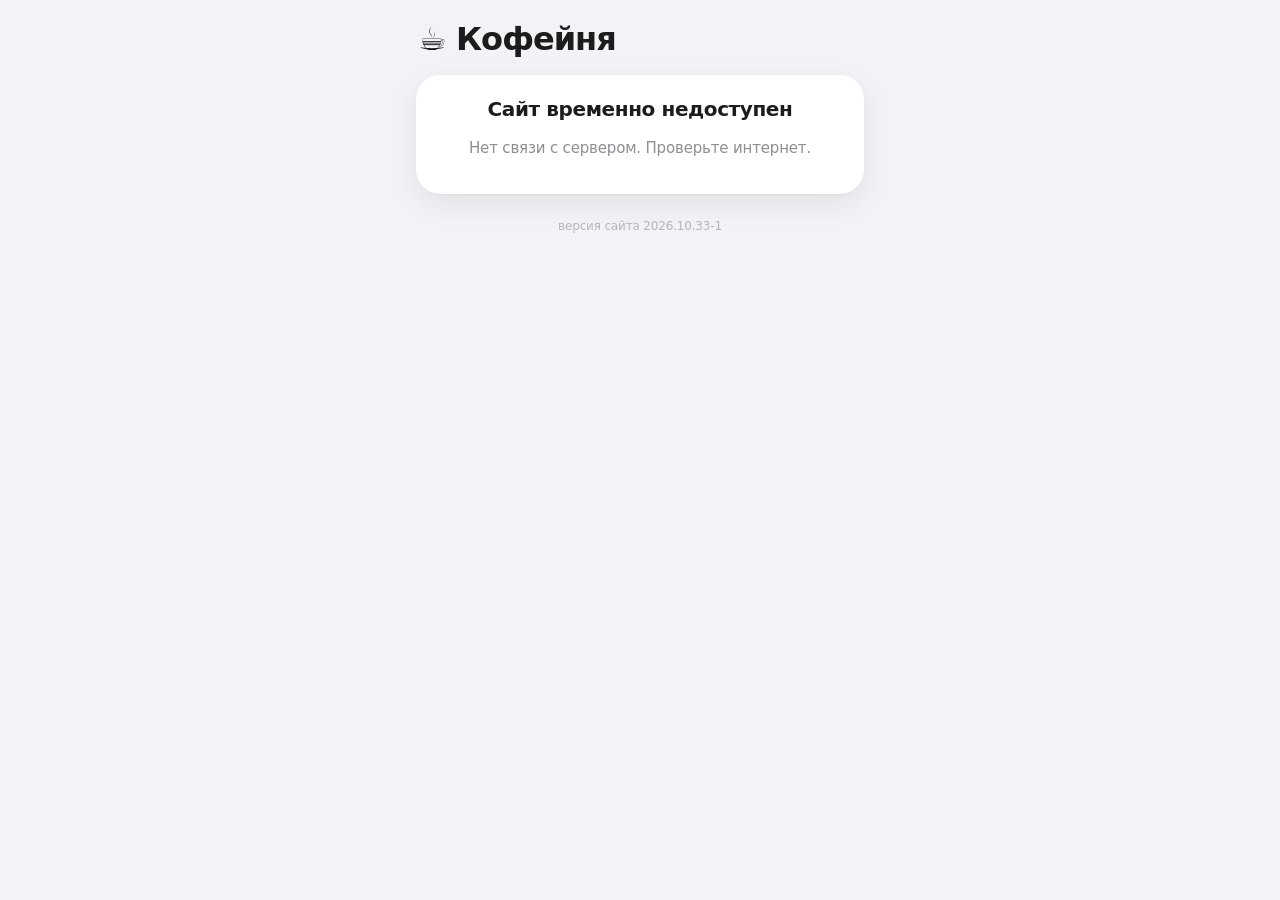
<file: docs/index.html>
<!doctype html>
<html lang="ru">
<head>
<meta charset="utf-8">
<meta name="viewport" content="width=device-width, initial-scale=1, viewport-fit=cover">
<meta name="theme-color" content="#f2f2f7" media="(prefers-color-scheme: light)">
<meta name="theme-color" content="#000000" media="(prefers-color-scheme: dark)">
<meta name="apple-mobile-web-app-capable" content="yes">
<meta name="mobile-web-app-capable" content="yes">
<title>Бонусная карта</title>
<link rel="manifest" href="manifest.webmanifest">
<link rel="icon" href="assets/icon.svg">
<link rel="apple-touch-icon" href="assets/icon-192.png">
<link rel="stylesheet" href="assets/style.css">
</head>
<body>
<div class="wrap">
  <div class="brand"><h1 id="shop">☕ Кофейня</h1><button class="ghost small" id="logout" hidden>Выйти</button></div>
  <div id="view" class="view"></div>
</div>
<script src="assets/vendor/qrcode.min.js"></script>
<script src="assets/config.js"></script>
<script src="assets/common.js"></script>
<script>
let cfg, timers = [], cleanups = [], prevBalance = 0, last = '', authMode = null;
const view = $('#view');

function clearTimers() { timers.forEach(clearInterval); timers = []; cleanups.forEach(f => f()); cleanups = []; }

function skeleton() {
  view.innerHTML = `<div class="card"><div class="skeleton" style="height:22px;width:50%;margin:0 auto 18px"></div>
    <div class="skeleton" style="height:64px;width:70%;margin:0 auto"></div></div>
    <div class="card"><div class="skeleton" style="height:240px"></div></div>`;
}

// ---------------------------------------------------------------- вход, регистрация, восстановление

const seen = () => { try { return !!localStorage.getItem('bonus_seen'); } catch { return false; } };
const markSeen = () => { try { localStorage.setItem('bonus_seen', '1'); } catch { /* приватный режим */ } };

function showLogin() {
  clearTimers();
  $('#logout').hidden = true;
  if (!authMode) authMode = seen() ? 'login' : 'register';     // новый человек сначала видит регистрацию
  view.innerHTML = `
    <div class="card center">
      <span class="hero-emoji">🎁</span>
      <p class="lead">Возвращаем бонусами<br>с каждой покупки</p>
      <p class="muted" style="margin:10px 0 18px">Показывайте QR на кассе — бонусы копятся сами, а потом ими можно оплатить часть заказа.</p>
      <div class="tabs" id="authTabs">
        <button data-m="register">Регистрация</button><button data-m="login">Вход</button>
      </div>
      <form class="authform" id="authForm" novalidate autocomplete="off"></form>
      <div id="alt"></div>
    </div>
    <p class="muted center"><a href="barista/" style="color:inherit">Для сотрудников</a> · <a href="admin/" style="color:inherit">Администратору</a> · <a href="privacy/" style="color:inherit">Данные</a></p>`;
  document.querySelectorAll('#authTabs button').forEach(b => b.onclick = () => { authMode = b.dataset.m; haptic(6); showLogin(); });
  renderAuthForm();
  renderAlternatives();
}

function passField(id, placeholder = 'Пароль') {
  return `<div class="field-pass"><input id="${id}" type="text" class="secret" autocomplete="off" placeholder="${placeholder}"
            autocapitalize="none" autocorrect="off" spellcheck="false"><button type="button" class="eye">Показать</button></div>`;
}

const loginField = hint => `
    <label for="a-login">Логин</label>
    <input id="a-login" autocomplete="off" placeholder="например, anna_k" autocapitalize="none" autocorrect="off" spellcheck="false" maxlength="30">
    ${hint ? '<p class="hint">Латиница, цифры, точка, дефис или подчёркивание. От 3 символов.</p>' : ''}`;

function renderAuthForm() {
  document.querySelectorAll('#authTabs button').forEach(b => b.classList.toggle('on', b.dataset.m === authMode));
  const reg = authMode === 'register', rec = authMode === 'recover';
  const form = $('#authForm');
  form.innerHTML = rec ? `
    <p class="muted" style="margin:0 0 2px;text-align:center">Введите логин, код восстановления (его показали при регистрации) и придумайте новый пароль.</p>
    ${loginField(false)}
    <label for="a-code">Код восстановления</label>
    <input id="a-code" class="codeinput" autocomplete="off" placeholder="XXXX-XXXX-XXXX-XXXX" maxlength="24"
           autocapitalize="characters" autocorrect="off" spellcheck="false">
    <label for="a-pass">Новый пароль</label>${passField('a-pass', 'Новый пароль')}
    <p style="margin:16px 0 0"></p>
    <button class="big" id="a-go" type="submit">Восстановить доступ</button>
    <p class="center" style="margin:4px 0 0"><button type="button" class="linkbtn" id="back">← Назад ко входу</button></p>` : `
    ${reg ? `<label for="a-name">Имя</label>
      <input id="a-name" autocomplete="off" placeholder="Как вас называть" maxlength="60">` : ''}
    ${loginField(reg)}
    <label for="a-pass">Пароль</label>
    ${passField('a-pass')}
    ${reg ? '<p class="hint">Не короче 6 символов. После регистрации вы получите код восстановления на случай, если забудете пароль.</p>' : ''}
    ${reg ? `<label class="consent"><input type="checkbox" id="a-consent">
      <span>Согласен(на) на <a href="privacy/" target="_blank" rel="noopener">обработку персональных данных</a></span></label>` : ''}
    <p style="margin:16px 0 0"></p>
    <button class="big" id="a-go" type="submit">${reg ? 'Создать карту' : 'Войти'}</button>
    ${reg ? '' : '<p class="center" style="margin:4px 0 0"><button type="button" class="linkbtn" id="forgot">Забыли пароль?</button></p>'}`;

  bindSecretToggle($('#a-pass'), form.querySelector('.eye'));
  const back = $('#back'), forgot = $('#forgot');
  if (back) back.onclick = () => { authMode = 'login'; showLogin(); };
  if (forgot) forgot.onclick = () => { authMode = 'recover'; showLogin(); };

  form.onsubmit = async e => {
    e.preventDefault();
    const login = $('#a-login').value.trim(), password = $('#a-pass').value;
    const name = reg ? $('#a-name').value.trim() : '', code = rec ? $('#a-code').value.trim() : '';
    if (reg && !name) return toast('Введите имя', 'err');
    const consent = reg && $('#a-consent').checked;
    if (reg && !consent) return toast('Нужно согласие на обработку персональных данных', 'err');
    if (!login) return toast('Введите логин', 'err');
    if (rec && !code) return toast('Введите код восстановления', 'err');
    if (!password) return toast(rec ? 'Введите новый пароль' : 'Введите пароль', 'err');
    const go = $('#a-go'); go.disabled = true;
    try {
      const r = await api(reg ? '/api/auth/register' : rec ? '/api/auth/recover' : '/api/auth/login', 'POST',
                          { name, login, password, code, consent });
      markSeen(); haptic([12, 30, 12]);
      authMode = null; prevBalance = 0;
      // регистрация и восстановление выдают код: показываем его до того, как человек попадёт на карту
      if (r.recovery_code) showRecovery(r.recovery_code, rec ? 'Пароль изменён. Новый код восстановления' : 'Сохраните код восстановления', boot);
      else boot();
    } catch (err) { go.disabled = false; toast(err.message, 'err'); }
  };
}

// Код восстановления показывается один раз и сразу даёт скопировать его.
function showRecovery(code, title, onClose) {
  const s = openSheet(`
    <h2 style="text-align:center">${esc(title)}</h2>
    <p class="muted center" style="margin:0 0 14px">Если забудете пароль, войти снова поможет только этот код. Сохраните его в заметках или запишите. Больше мы его не покажем.</p>
    <div class="reccode">${esc(code)}</div>
    <p style="margin:14px 0 0"></p><button class="big ghost" id="rc-copy">Скопировать</button>
    <p style="margin:8px 0 0"></p><button class="big" id="rc-ok">Я сохранил код</button>`, onClose);
  s.el.querySelector('#rc-copy').onclick = async () => toast(await copyText(code) ? 'Код скопирован' : 'Не удалось скопировать — выделите код пальцем', 'ok');
  s.el.querySelector('#rc-ok').onclick = () => s.close();
}

// Вход через Telegram (если подключён бот) и тестовый вход по имени (только если включён в базе).
function renderAlternatives() {
  const box = $('#alt');
  if (cfg.bot_username) {
    box.innerHTML = '<div class="or">или</div><div id="tg"></div>';
    const s = document.createElement('script');
    s.async = true;
    s.src = 'https://telegram.org/js/telegram-widget.js?22';
    s.dataset.telegramLogin = cfg.bot_username;
    s.dataset.size = 'large';
    s.dataset.radius = '16';
    s.dataset.authUrl = new URL('auth/', location.href).href;   // вход через редирект — работает и в приложении
    s.dataset.requestAccess = 'write';
    $('#tg').appendChild(s);
  }
  if (cfg.dev) {
    box.insertAdjacentHTML('beforeend', `<div class="or">тест</div>
      <div class="row"><input id="dev-name" placeholder="Имя без пароля (только для проверок)"><button class="ghost" id="dev-go">Войти</button></div>`);
    $('#dev-go').onclick = async () => {
      try { await api('/api/auth/dev', 'POST', { name: $('#dev-name').value }); boot(); }
      catch (e) { toast(e.message, 'err'); }
    };
  }
}

// ---------------------------------------------------------------- карточка клиента

function showCard(me) {
  $('#logout').hidden = false;
  view.innerHTML = `
    <div class="card center">
      <p class="muted" style="margin:0;font-weight:500">Здравствуйте, ${esc(me.user.name)}</p>
      <div id="bal"></div>
      <p class="muted" id="rules" style="margin:12px 0 0"></p>
      <div id="perks"></div>
    </div>
    <div class="card center">
      <h2 style="margin-bottom:6px">Покажите баристе</h2>
      <div class="qrring" id="ring"><div class="qrbox" id="qr"></div></div>
      <p class="muted" style="margin:14px 0 2px">Если сканер не работает, назовите:</p>
      <div class="muted">Карта № <b id="card" style="color:var(--ink)"></b></div>
      <div class="code" id="code"></div>
    </div>
    <div class="card" id="inboxCard" hidden><h2>Сообщения</h2><ul class="list" id="inbox"></ul></div>
    <div class="card"><h2>История</h2><ul class="list" id="hist"></ul></div>
    <div class="card" id="settings" hidden><h2>Уведомления и безопасность</h2><ul class="list" id="setList"></ul></div>`;
  last = ''; paint(me);
  renderSettings(me);
  startQr();
  syncApp();
  loadInbox();
  // подтягиваем баланс и новые сообщения, пока клиент ждёт у кассы
  timers.push(setInterval(async () => {
    try {
      paint(await api('/api/me'));
      const m = await api('/api/messages', 'POST', { after: msgLast });
      if (m.items.length) {
        msgLast = m.last_id;
        try { if (window.AndroidApp && AndroidApp.setSeen) AndroidApp.setSeen(msgLast); } catch { /* старое приложение */ }
        const n = m.items.filter(x => x.kind === 'promo' || /[⌛🎁]/u.test(x.body)).pop();   // о покупках уже сообщает баланс
        if (n) { toast(n.title === cfg.shop_name ? n.body : n.title + ': ' + n.body); haptic([14, 30, 14]); }
        loadInbox();
      }
    } catch (e) { if (e.status === 401) boot(); }
  }, 6000));
}

// ---- сообщения (покупки, акции, сгорание бонусов) ----
let msgLast = 0;
async function loadInbox() {
  try {
    const d = await api('/api/inbox');
    msgLast = d.items.length ? d.items[0].id : msgLast;
    try { if (window.AndroidApp && AndroidApp.setSeen) AndroidApp.setSeen(msgLast); } catch { /* старое приложение */ }
    const card = $('#inboxCard');
    if (!card) return;
    card.hidden = !d.items.length;
    $('#inbox').innerHTML = d.items.map(m => `<li style="display:block"><b>${m.kind === 'promo' ? '📣 ' : ''}${esc(m.title)}</b>
      <div style="margin:2px 0">${esc(m.body)}</div><span class="muted" style="font-size:13px">${fmtDate(m.created_at)}</span></li>`).join('');
  } catch { /* не мешаем карточке */ }
}

// Приложение-оболочка (Android) получает ключи доступа, чтобы показывать уведомления, даже когда оно закрыто.
function syncApp() {
  try {
    if (window.AndroidApp && AndroidApp.setSession) {
      AndroidApp.setSession(tokenGet('user'), window.APP_CONFIG.SUPABASE_URL, window.APP_CONFIG.SUPABASE_KEY);
    }
  } catch { /* старая версия приложения без этой функции */ }
}

// ---- настройки: push-уведомления и код восстановления ----
async function pushStatus() {
  if (!cfg.vapid_public) return 'off';                       // администратор ещё не подключил уведомления — раздел скрыт
  if (!pushSupported()) return 'unsupported';
  if (Notification.permission === 'denied') return 'denied';
  return (await pushSubscription()) ? 'on' : 'ready';
}

async function renderSettings(me) {
  const st = await pushStatus().catch(() => 'unsupported');
  const rows = [];
  if (st === 'unsupported') rows.push(`<li class="setrow"><span>Уведомления<small>В этом приложении или браузере уведомления с сайта недоступны. Откройте сайт в браузере (Chrome, Safari); на iPhone сначала добавьте его на главный экран.</small></span></li>`);
  if (st === 'denied') rows.push(`<li class="setrow"><span>Уведомления<small>Вы запретили их для этого сайта. Разрешите в настройках браузера и обновите страницу.</small></span></li>`);
  if (st === 'ready') rows.push(`<li class="setrow"><span>Уведомления<small>Сообщим о начислении и списании бонусов</small></span><button class="small" id="pushOn">Включить</button></li>`);
  if (st === 'on') rows.push(`<li class="setrow"><span><i class="dot ok"></i>Уведомления включены<small>На этом устройстве</small></span><button class="ghost small" id="pushOff">Выключить</button></li>`);
  if (me.has_password) rows.push(`<li class="setrow"><span>Код восстановления<small>Нужен, если забудете пароль. Новый код отменяет прежний.</small></span><button class="ghost small" id="newCode">Новый код</button></li>`);

  if (!me.birthday && me.birthday_bonus > 0) rows.push(`<li class="setrow" style="flex-wrap:wrap"><span>День рождения<small>Укажите дату — подарим ${me.birthday_bonus} ${bonusWord(me.birthday_bonus)}. Изменить её потом нельзя.</small></span>
    <span style="display:flex;gap:8px;width:100%;margin-top:8px"><input type="date" id="bd"><button class="small" id="bdSave" style="flex:0 0 auto">Сохранить</button></span></li>`);
  if (me.birthday) rows.push(`<li class="setrow"><span>День рождения<small>${new Date(me.birthday + 'T12:00:00').toLocaleDateString('ru-RU', { day: 'numeric', month: 'long' })}</small></span></li>`);
  rows.push(`<li class="setrow"><span>Удалить аккаунт<small>Стереть имя, логин и пароль. Неиспользованные бонусы сгорят.</small></span><button class="ghost small danger" id="delAcc">Удалить</button></li>`);

  const card = $('#settings');
  if (!card) return;
  card.hidden = !rows.length;
  $('#setList').innerHTML = rows.join('');
  const again = async () => renderSettings(await api('/api/me'));
  const on = $('#pushOn'), off = $('#pushOff'), nc = $('#newCode');
  if (on) on.onclick = async () => {
    on.disabled = true;
    try { await enablePush(cfg.vapid_public); toast('Уведомления включены'); haptic(); }
    catch (e) { toast(e.message || 'Не удалось включить уведомления', 'err'); }
    again();
  };
  if (off) off.onclick = async () => {
    off.disabled = true;
    try { await disablePush(); toast('Уведомления выключены'); } catch (e) { toast(e.message, 'err'); }
    again();
  };
  const bdSave = $('#bdSave');
  if (bdSave) bdSave.onclick = async () => {
    if (!$('#bd').value) return toast('Выберите дату', 'err');
    try { await api('/api/birthday', 'POST', { date: $('#bd').value }); toast('Дата сохранена'); haptic(); paint(await api('/api/me'));
          again(); }
    catch (e) { toast(e.message, 'err'); }
  };
  const del = $('#delAcc');
  if (del) del.onclick = () => {
    const s = openSheet(`<h2 style="text-align:center">Удалить аккаунт?</h2>
      <p class="muted center" style="margin:0 0 14px">Имя, логин, пароль и дата рождения будут стёрты, бонусы сгорят. Вернуть аккаунт нельзя.</p>
      ${me.has_password ? `<label for="dpw">Пароль</label>${passField('dpw', 'Введите пароль')}` : ''}
      <p style="margin:14px 0 0"></p><button class="big danger" id="dgo">Удалить навсегда</button>
      <p style="margin:8px 0 0"></p><button class="big ghost" id="dno">Не надо</button>`);
    if (me.has_password) bindSecretToggle(s.el.querySelector('#dpw'), s.el.querySelector('.eye'));
    s.el.querySelector('#dno').onclick = () => s.close();
    s.el.querySelector('#dgo').onclick = async () => {
      try {
        await api('/api/delete-account', 'POST', { password: me.has_password ? s.el.querySelector('#dpw').value : '' });
        try { await disablePush(); } catch { /* не мешаем */ }
        try { if (window.AndroidApp && AndroidApp.clearSession) AndroidApp.clearSession(); } catch { /* старое приложение */ }
        await api('/api/logout', 'POST', {});
        s.close(); toast('Аккаунт удалён'); prevBalance = 0; authMode = 'register'; boot();
      } catch (e) { toast(e.message, 'err'); }
    };
  };
  if (nc) nc.onclick = async () => {
    if (!await confirmSheet('Выпустить новый код?', 'Прежний код перестанет работать. Новый показывается один раз.', 'Выпустить новый код')) return;
    try { showRecovery((await api('/api/recovery-code', 'POST', {})).recovery_code, 'Новый код восстановления'); }
    catch (e) { toast(e.message, 'err'); }
  };
}

// ---- QR: каждый код живёт ровно минуту, полоска-кольцо плавно идёт от полной к пустой,
//      а следующий код подгружается заранее и подменяется в тот же миг, без пауз и скачков.
function startQr() {
  let shownAt = 0, ttl = 60, next = null, fetching = false, first = true, dead = false;

  const draw = q => {
    const qr = qrcode(0, 'M');
    qr.addData(q.payload);
    qr.make();
    const box = $('#qr'), ring = $('#ring');
    if (!box || !ring) { dead = true; return; }
    box.innerHTML = qr.createSvgTag({ scalable: true, margin: 0 });
    if (!first) { box.classList.remove('refresh'); void box.offsetWidth; box.classList.add('refresh'); }   // лёгкая «пульсация» при смене кода
    first = false;
    $('#card').textContent = q.card;
    $('#code').textContent = q.code.slice(0, 3) + ' ' + q.code.slice(3);
    ttl = q.expires_in || 60;
    shownAt = Date.now();
    ring.classList.add('snap'); ring.style.setProperty('--p', 100);   // кольцо мгновенно снова полное
    void ring.offsetWidth; ring.classList.remove('snap');
  };
  const fetchQr = async () => { fetching = true; try { return await api('/api/qr'); } finally { fetching = false; } };

  fetchQr().then(draw).catch(e => { if (e.status === 401) boot(); });

  const tick = () => {
    if (dead || !shownAt) return;
    const elapsed = (Date.now() - shownAt) / 1000, left = Math.max(0, ttl - elapsed);
    const ring = $('#ring');
    if (!ring) { dead = true; return; }
    ring.style.setProperty('--p', (left / ttl * 100).toFixed(2));
    if (!next && !fetching && elapsed >= ttl - 6) {                    // за 6 секунд до конца готовим следующий код
      fetchQr().then(q => { next = q; }).catch(() => {});
    }
    if (elapsed >= ttl) {
      if (next) { const q = next; next = null; draw(q); }
      else if (!fetching) { fetchQr().then(draw).catch(e => { if (e.status === 401) boot(); }); }
    }
  };
  timers.push(setInterval(tick, 100));

  // вернулись на вкладку после долгой паузы — код мог устареть, берём свежий сразу
  const onVisible = () => {
    if (document.visibilityState === 'visible' && shownAt && (Date.now() - shownAt) / 1000 >= ttl - 1 && !fetching) {
      next = null;
      fetchQr().then(draw).catch(() => {});
    }
  };
  document.addEventListener('visibilitychange', onVisible);
  cleanups.push(() => { dead = true; document.removeEventListener('visibilitychange', onVisible); });
}

function paint(me) {
  const key = JSON.stringify([me.balance, me.history.length, me.expires_at, me.earn_percent, me.tier, me.promo]);
  if (key === last) return;
  const changed = last && JSON.parse(last)[0] !== me.balance;
  if (changed) {
    const d = me.balance - prevBalance;
    toast(d > 0 ? `+${d} ${bonusWord(d)} 🎉` : `Баланс: ${me.balance} ${bonusWord(me.balance)}`);
    haptic([14, 30, 14]);
  }
  last = key;
  $('#bal').innerHTML = balanceBlock(me.balance, prevBalance);
  animateNumbers($('#bal'));
  prevBalance = me.balance;
  let note = '';
  if (me.expires_at) {
    const days = Math.ceil((me.expires_at * 1000 - Date.now()) / 86400000);
    note = days <= 7 ? ` ⌛ Бонусы сгорят через ${Math.max(days, 0)} дн. — загляните за покупкой.`
      : ` Бонусы сгорят ${new Date(me.expires_at * 1000).toLocaleDateString('ru-RU')}, если не будет покупок.`;
  } else if (me.expire_days > 0) {
    note = ` Бонусы сгорают, если ${me.expire_days} дн. не покупать.`;
  }
  $('#rules').textContent = `Начисляем ${me.earn_percent}% с каждой покупки. Бонусами можно оплатить до ${me.max_spend_percent}% чека.` + note;
  const base = Math.round(me.earn_percent / (me.promo || 1)), perks = [];
  if (me.promo > 1) perks.push(`<span class="perk hot">🔥 Сегодня бонусов в ${me.promo} раза больше — ${me.earn_percent}%</span>`);
  if (me.tier_name) perks.push(`<span class="perk">⭐ Уровень «${esc(me.tier_name)}» — ${base}% с покупки</span>`);
  if (me.next_tier) perks.push(`<span class="perk">До уровня «${esc(me.next_tier.name)}» осталось ${rub(me.next_tier.left)} — вернём ${me.next_tier.percent}%</span>`);
  $('#perks').innerHTML = perks.join('');
  $('#hist').innerHTML = me.history.length
    ? me.history.map(h => `<li><span>Покупка ${rub(h.amount)}
        <span class="muted">· ${esc(h.location || '')}</span><br><span class="muted" style="font-size:13px">${fmtDate(h.created_at)}</span></span>
        <span style="font-size:18px">${purchaseDelta(h)}</span></li>`).join('')
    : '<li class="muted">Пока пусто — самое время за первой покупкой</li>';
}

async function boot() {
  clearTimers();
  last = '';
  skeleton();
  try { cfg = cfg || await api('/api/config'); }
  catch (e) {
    view.innerHTML = `<div class="card center"><p class="lead">Сайт временно недоступен</p><p class="muted">${esc(e.message)}</p></div>`;
    return;
  }
  $('#shop').textContent = '☕ ' + cfg.shop_name;
  document.title = cfg.shop_name + ' — бонусная карта';
  try { showCard(await api('/api/me')); } catch { showLogin(); }
}

$('#logout').onclick = async () => {
  try { await disablePush(); } catch { /* не мешаем выходу */ }     // чтобы уведомления прежнего клиента не шли на это устройство
  try { if (window.AndroidApp && AndroidApp.clearSession) AndroidApp.clearSession(); } catch { /* старая версия */ }
  await api('/api/logout', 'POST', {});
  prevBalance = 0; authMode = 'login'; boot();
};
boot();
</script>
</body>
</html>
</file>
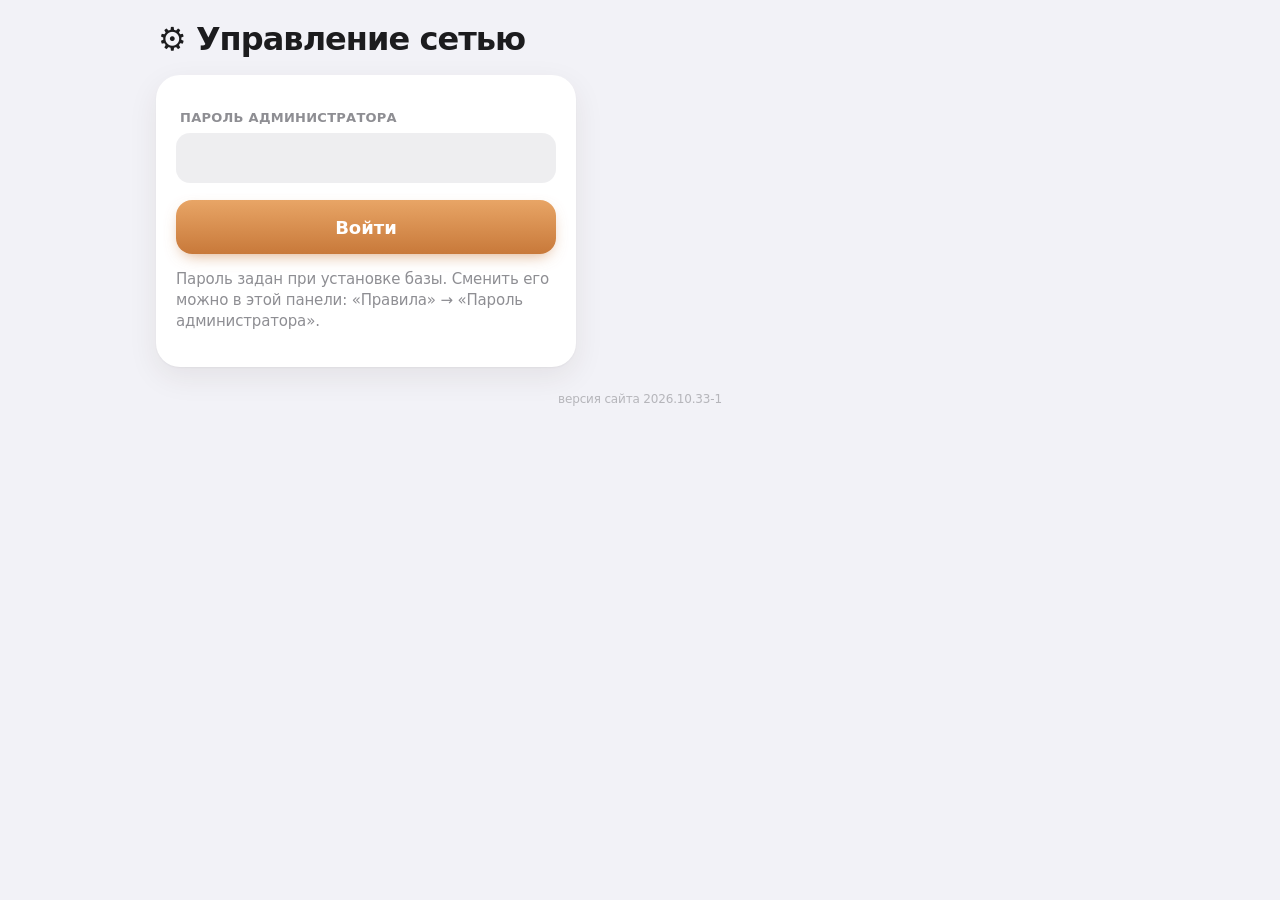
<file: docs/admin/index.html>
<!doctype html>
<html lang="ru">
<head>
<meta charset="utf-8">
<meta name="viewport" content="width=device-width, initial-scale=1, viewport-fit=cover">
<meta name="theme-color" content="#f2f2f7" media="(prefers-color-scheme: light)">
<meta name="theme-color" content="#000000" media="(prefers-color-scheme: dark)">
<title>Админка — бонусная система</title>
<link rel="icon" href="../assets/icon.svg">
<link rel="stylesheet" href="../assets/style.css">
</head>
<body>
<div class="wrap wide">
  <div class="brand"><h1>⚙️ Управление сетью</h1><button class="ghost small" id="logout" hidden>Выйти</button></div>
  <div id="view" class="view"></div>
</div>
<script src="../assets/config.js"></script>
<script src="../assets/common.js"></script>
<script>
const view = $('#view');
let tab = 'stats';
const TABS = [['stats', 'Обзор'], ['clients', 'Клиенты'], ['locations', 'Точки'], ['staff', 'Сотрудники'], ['reports', 'Отчёты'], ['mail', 'Рассылки'], ['rules', 'Правила']];
const strike = r => r.cancelled ? ' style="opacity:.5;text-decoration:line-through"' : '';

async function cancelEvent(id, after) {
  if (!await confirmSheet('Отменить покупку?', 'Бонусы будут пересчитаны, клиент получит уведомление.', 'Отменить покупку')) return;
  try { await api('/api/admin/cancel', 'POST', { event_id: id }); toast('Покупка отменена'); after(); }
  catch (e) { toast(e.message, 'err'); }
}
const cancelBtn = r => r.cancelled ? '' : `<button class="ghost small" data-cancel="${r.id}">Отменить</button>`;

function showLogin() {
  $('#logout').hidden = true;
  view.innerHTML = `
    <div class="card" style="max-width:420px">
      <label for="pw">Пароль администратора</label>
      <input id="pw" type="text" class="secret" autocomplete="off" autocapitalize="none" autocorrect="off" spellcheck="false">
      <p></p><button class="big" id="go">Войти</button>
      <p class="muted">Пароль задан при установке базы. Сменить его можно в этой панели: «Правила» → «Пароль администратора».</p>
    </div>`;
  const go = async () => {
    try { await api('/api/admin/login', 'POST', { password: $('#pw').value }); boot(); }
    catch (e) { toast(e.message, 'err'); }
  };
  $('#go').onclick = go;
  $('#pw').addEventListener('keydown', e => { if (e.key === 'Enter') go(); });
}

function shell() {
  $('#logout').hidden = false;
  view.innerHTML = `<div class="tabs">${TABS.map(([k, n]) =>
    `<button class="${k === tab ? 'on' : ''}" data-t="${k}">${n}</button>`).join('')}</div><div id="body"></div>`;
  view.querySelectorAll('[data-t]').forEach(b => b.onclick = () => { tab = b.dataset.t; render(); });
}

async function render() {
  shell();
  try { await ({ stats, clients, locations, staff, reports, mail, rules }[tab])(); }
  catch (e) { if (e.status === 401) showLogin(); else toast(e.message, 'err'); }
}

async function stats() {
  const s = await api('/api/admin/stats'), t = s.totals;
  const lo = await api('/api/admin/loyalty').catch(() => ({}));
  $('#body').innerHTML = (lo.weak_admin || lo.weak_pin ? `<div class="card" style="border:1.5px solid var(--err)"><h2>⚠️ Слабые пароли</h2>
      <p class="muted" style="margin:0">${lo.weak_admin ? 'Пароль администратора — тестовый <b>1234</b> (сменить: «Правила» → «Пароль администратора»). ' : ''}${lo.weak_pin ? 'У одного из сотрудников PIN тестовый <b>1234</b> (добавьте каждому своего на вкладке «Сотрудники» и отключите старого). ' : ''}Смените их до запуска для настоящих клиентов.</p></div>` : '') + `
    <div class="kpis">
      <div class="kpi"><span class="muted">Клиентов</span><b><span class="num" data-to="${t.users}">0</span></b></div>
      <div class="kpi"><span class="muted">Выручка сегодня</span><b><span class="num" data-to="${t.revenue_today}">0</span> ₽</b></div>
      <div class="kpi"><span class="muted">Покупок сегодня</span><b><span class="num" data-to="${t.purchases_today}">0</span></b></div>
      <div class="kpi"><span class="muted">Выручка всего</span><b><span class="num" data-to="${t.revenue}">0</span> ₽</b></div>
      <div class="kpi"><span class="muted">Начислено бонусов</span><b><span class="num" data-to="${t.earned}">0</span></b></div>
      <div class="kpi"><span class="muted">Списано бонусов</span><b><span class="num" data-to="${t.spent}">0</span></b></div>
      <div class="kpi"><span class="muted">Бонусов на руках у клиентов</span><b><span class="num" data-to="${t.outstanding}">0</span></b></div>
    </div>
    <div class="card scroll"><h2>По точкам</h2><table>
      <tr><th>Точка</th><th>Покупок</th><th>Выручка</th><th>Начислено</th><th>Списано</th></tr>
      ${s.locations.map(l => `<tr><td>${esc(l.name)}</td><td>${l.purchases}</td><td>${rub(l.revenue)}</td>
        <td>${l.earned}</td><td>${l.spent}</td></tr>`).join('')}
    </table></div>
    <div class="card scroll"><h2>Последние 7 дней</h2><table>
      <tr><th>День</th><th>Покупок</th><th>Выручка</th><th>Начислено</th><th>Списано</th></tr>
      ${s.days.map(d => `<tr><td>${esc(d.day)}</td><td>${d.purchases}</td><td>${rub(d.revenue)}</td>
        <td>${d.earned}</td><td>${d.spent}</td></tr>`).join('')
        || '<tr><td colspan="5" class="muted">Данных пока нет</td></tr>'}
    </table></div>
    <div class="card scroll"><h2>Журнал покупок</h2><table>
      <tr><th>Когда</th><th>Чек</th><th>Бонусы</th><th>Клиент</th><th>Точка</th><th>Сотрудник</th><th></th></tr>
      ${s.recent.map(r => `<tr${strike(r)}><td>${fmtDate(r.created_at)}</td><td>${rub(r.amount)}</td>
        <td>${purchaseDelta(r)}</td><td>${esc(r.client)}</td><td>${esc(r.location || '')}</td>
        <td>${esc(r.staff || '')}</td><td>${cancelBtn(r)}</td></tr>`).join('')
        || '<tr><td colspan="7" class="muted">Покупок пока нет</td></tr>'}
    </table></div>`;
  animateNumbers($('#body'));
  view.querySelectorAll('[data-cancel]').forEach(b => b.onclick = () => cancelEvent(+b.dataset.cancel, stats));
}

async function clients(q = '') {
  const d = await api('/api/admin/clients', 'POST', { q });
  $('#body').innerHTML = `
    <div class="card"><div class="row">
      <input id="q" placeholder="Поиск: имя, @username или номер карты" value="${esc(q)}">
      <button id="find" style="flex:0 0 auto">Найти</button></div></div>
    <div id="detail"></div>
    <div class="card scroll"><h2>Клиенты (${d.total})</h2><table>
      <tr><th>Карта</th><th>Имя</th><th>Баланс</th><th>Покупок</th><th>Потратил всего</th><th>Был последний раз</th></tr>
      ${d.items.map(c => `<tr data-id="${c.id}" style="cursor:pointer">
        <td>№ ${c.id}</td>
        <td>${esc(c.name)} ${c.login ? `<span class="muted">${esc(c.login)}</span>` : c.username ? `<span class="muted">@${esc(c.username)}</span>` : ''}</td>
        <td><b>${c.balance}</b> ${bonusWord(c.balance)}</td><td>${c.purchases}</td><td>${rub(c.turnover)}</td>
        <td>${c.last_visit ? fmtDate(c.last_visit) : '—'}</td></tr>`).join('')
        || '<tr><td colspan="6" class="muted">Никого не нашли</td></tr>'}
    </table></div>`;
  const find = () => clients($('#q').value);
  $('#find').onclick = find;
  $('#q').addEventListener('keydown', e => { if (e.key === 'Enter') find(); });
  view.querySelectorAll('tr[data-id]').forEach(r => r.onclick = () => clientDetail(+r.dataset.id));
}

async function clientDetail(id) {
  const d = await api('/api/admin/client', 'POST', { id });
  $('#detail').innerHTML = `
    <div class="card scroll"><h2>${esc(d.user.name)} <span class="muted">· карта № ${d.user.id}</span></h2>
      <div class="row" style="align-items:center;margin-bottom:6px">
        <span class="muted">${d.user.login ? 'Логин: <b>' + esc(d.user.login) + '</b>' : d.user.username ? 'Вход через Telegram: @' + esc(d.user.username) : 'Вход через Telegram'}</span>
        ${d.user.login ? '<button class="ghost small" id="resetpw" style="flex:0 0 auto">Сбросить пароль</button>' : ''}
      </div>
      <p class="muted">Баланс: <b>${d.balance}</b> ${bonusWord(d.balance)} · начислено за всё время: ${d.earned_total}
        · списано: ${d.spent_total} · покупок: ${d.purchases} на ${rub(d.turnover)}</p>
      <table><tr><th>Когда</th><th>Чек</th><th>Бонусы</th><th>Точка</th><th>Сотрудник</th><th></th></tr>
      ${d.history.map(r => `<tr${strike(r)}><td>${fmtDate(r.created_at)}</td><td>${rub(r.amount)}</td>
        <td>${purchaseDelta(r)}</td><td>${esc(r.location || '')}</td><td>${esc(r.staff || '')}</td>
        <td>${cancelBtn(r)}</td></tr>`).join('')
        || '<tr><td colspan="6" class="muted">Покупок пока нет</td></tr>'}</table></div>`;
  const rp = $('#resetpw');
  if (rp) rp.onclick = () => {
    const s = openSheet(`<h2 style="text-align:center">Новый пароль</h2>
      <p class="muted center" style="margin:0 0 6px">Для клиента ${esc(d.user.name)} (${esc(d.user.login)}). Его старые входы закроются, а новый пароль нужно будет ему сообщить.</p>
      <label for="np">Новый пароль</label><input id="np" type="text" autocomplete="off" placeholder="не короче 6 символов">
      <p style="margin:14px 0 0"></p><button class="big" id="np-go">Сменить пароль</button>
      <p style="margin:8px 0 0"></p><button class="big ghost" id="np-no">Отмена</button>`);
    s.el.querySelector('#np-no').onclick = () => s.close();
    s.el.querySelector('#np-go').onclick = async () => {
      try {
        await api('/api/admin/client-password', 'POST', { id, password: s.el.querySelector('#np').value });
        s.close(); toast('Пароль изменён');
      } catch (e) { toast(e.message, 'err'); }
    };
    setTimeout(() => s.el.querySelector('#np').focus(), 350);
  };
  $('#detail').scrollIntoView({ behavior: 'smooth' });
  $('#detail').querySelectorAll('[data-cancel]').forEach(b =>
    b.onclick = () => cancelEvent(+b.dataset.cancel, () => clientDetail(id)));
}

async function locations() {
  const { items } = await api('/api/admin/locations');
  $('#body').innerHTML = `
    <div class="card"><h2>Новая точка</h2>
      <div class="row"><input id="name" placeholder="Например, Кофейня на Ленина, 5">
      <button id="add" style="flex:0 0 auto">Добавить</button></div></div>
    <div class="card"><h2>Точки сети</h2><ul class="list">
      ${items.map(l => `<li><span>${esc(l.name)}</span>
        <button class="ghost small" data-del="${l.id}">Закрыть</button></li>`).join('')}</ul></div>`;
  $('#add').onclick = async () => {
    try { await api('/api/admin/locations', 'POST', { name: $('#name').value }); locations(); }
    catch (e) { toast(e.message, 'err'); }
  };
  view.querySelectorAll('[data-del]').forEach(b => b.onclick = async () => {
    if (!await confirmSheet('Закрыть точку?', 'Её сотрудники тоже потеряют доступ. История сохранится.', 'Закрыть точку')) return;
    await api('/api/admin/locations/' + b.dataset.del, 'DELETE'); locations();
  });
}

async function staff() {
  const [{ items }, locs] = await Promise.all([api('/api/admin/staff'), api('/api/admin/locations')]);
  $('#body').innerHTML = `
    <div class="card"><h2>Новый сотрудник</h2>
      <div class="row">
        <div><label for="sn">Имя</label><input id="sn"></div>
        <div><label for="sl">Точка</label><select id="sl">${locs.items.map(l =>
          `<option value="${l.id}">${esc(l.name)}</option>`).join('')}</select></div>
        <div><label for="sp">PIN (4–8 цифр)</label><input id="sp" inputmode="numeric" maxlength="8"></div>
      </div><p></p><button id="add">Добавить</button></div>
    <div class="card"><h2>Сотрудники</h2><ul class="list">
      ${items.map(s => `<li><span>${esc(s.name)} <span class="muted">· ${esc(s.location)}</span></span>
        <button class="ghost small" data-del="${s.id}">Отключить</button></li>`).join('')}</ul></div>`;
  $('#add').onclick = async () => {
    try {
      await api('/api/admin/staff', 'POST',
        { name: $('#sn').value, location_id: +$('#sl').value, pin: $('#sp').value });
      staff();
    } catch (e) { toast(e.message, 'err'); }
  };
  view.querySelectorAll('[data-del]').forEach(b => b.onclick = async () => {
    if (!await confirmSheet('Отключить сотрудника?', 'Он больше не сможет войти на кассу.', 'Отключить')) return;
    await api('/api/admin/staff/' + b.dataset.del, 'DELETE'); staff();
  });
}

// ---------------------------------------------------------------- отчёты
let repRange = { days: 30, from: '', to: '' };
const isoDay = d => new Date(d.getTime() - d.getTimezoneOffset() * 60000).toISOString().slice(0, 10);
const bar = (label, value, max, text) => `
  <div style="display:grid;grid-template-columns:78px 1fr auto;gap:10px;align-items:center;margin:5px 0;font-size:14px">
    <span class="muted">${esc(label)}</span>
    <span style="background:var(--fill);border-radius:8px;height:14px;overflow:hidden"><i style="display:block;height:100%;width:${max ? Math.max(value ? 2 : 0, Math.round(value / max * 100)) : 0}%;background:var(--brand);border-radius:8px"></i></span>
    <b style="font-variant-numeric:tabular-nums">${text}</b></div>`;

async function reports() {
  let from = repRange.from, to = repRange.to;
  if (!from && repRange.days) {
    const now = new Date();
    to = isoDay(now); from = isoDay(new Date(now.getTime() - (repRange.days - 1) * 86400000));
  }
  const r = await api('/api/admin/report', 'POST', { from, to });
  const staffRep = await api('/api/admin/report-staff', 'POST', { from, to }).catch(() => ({ items: [] }));
  const t = r.totals, byDay = Object.fromEntries(r.days.map(d => [d.day, d]));
  const days = [];
  for (let d = new Date(r.from + 'T12:00:00'); isoDay(d) <= r.to && days.length < 370; d = new Date(d.getTime() + 86400000)) {
    const k = isoDay(d); days.push([k, byDay[k] ? +byDay[k].revenue : 0, byDay[k] ? +byDay[k].purchases : 0]);
  }
  const shown = days.length > 31 ? days.filter((_, i) => i % Math.ceil(days.length / 31) === 0) : days;
  const maxRev = Math.max(0, ...shown.map(d => d[1])), maxHour = Math.max(0, ...r.hours.map(h => +h.purchases));
  const maxLoc = Math.max(0, ...r.locations.map(l => +l.revenue));
  const preset = n => `<button class="${repRange.days === n && !repRange.from ? '' : 'ghost'} small" data-days="${n}" style="flex:0 0 auto">${n} дн.</button>`;
  $('#body').innerHTML = `
    <div class="card"><h2>Период</h2>
      <div class="row" style="flex-wrap:wrap;gap:8px">${preset(7)}${preset(30)}${preset(90)}${preset(365)}</div>
      <div class="row" style="margin-top:12px;gap:8px">
        <input id="rf" type="date" value="${r.from}"><input id="rt" type="date" value="${r.to}">
        <button id="rgo" class="ghost" style="flex:0 0 auto">Показать</button></div>
      <p style="margin:12px 0 0"></p><button id="csv" class="ghost">Скачать выгрузку покупок (CSV)</button></div>
    <div class="kpis">
      <div class="kpi"><span>Выручка</span><b>${(+t.revenue).toLocaleString('ru')} ₽</b></div>
      <div class="kpi"><span>Покупок</span><b>${t.purchases}</b></div>
      <div class="kpi"><span>Средний чек</span><b>${(+t.avg_check).toLocaleString('ru')} ₽</b></div>
      <div class="kpi"><span>Покупателей</span><b>${t.clients}</b></div>
      <div class="kpi"><span>Новых покупателей</span><b>${r.new_clients}</b></div>
      <div class="kpi"><span>Вернулись</span><b>${r.returning_clients}</b></div>
      <div class="kpi"><span>Покупали 2+ раза</span><b>${r.repeat_clients}</b></div>
      <div class="kpi"><span>Регистраций</span><b>${r.registered}</b></div>
      <div class="kpi"><span>Начислено</span><b>${t.earned}</b></div>
      <div class="kpi"><span>Списано</span><b>${t.spent}</b></div></div>
    <div class="card"><h2>Выручка по дням</h2>${t.purchases
      ? shown.map(d => bar(d[0].slice(5).split('-').reverse().join('.'), d[1], maxRev, d[1].toLocaleString('ru') + ' ₽')).join('')
      : '<p class="muted">В этом периоде покупок не было.</p>'}</div>
    <div class="card"><h2>В какое время покупают</h2>${r.hours.length
      ? r.hours.map(h => bar(String(h.hour).padStart(2, '0') + ':00', +h.purchases, maxHour, h.purchases)).join('')
      : '<p class="muted">Нет данных.</p>'}</div>
    <div class="card"><h2>По точкам</h2>${r.locations.length
      ? r.locations.map(l => bar(l.name, +l.revenue, maxLoc, (+l.revenue).toLocaleString('ru') + ' ₽ · ' + l.purchases)).join('')
      : '<p class="muted">Нет данных.</p>'}</div>
    <div class="card scroll"><h2>По сотрудникам</h2><table>
      <tr><th>Сотрудник</th><th>Точка</th><th>Покупок</th><th>Сумма</th><th>Отменено</th></tr>
      ${staffRep.items.map(x => `<tr><td>${esc(x.name)}</td><td>${esc(x.location)}</td><td>${x.purchases}</td>
        <td>${(+x.revenue).toLocaleString('ru')} ₽</td><td>${x.cancelled || ''}</td></tr>`).join('')
        || '<tr><td colspan="5" class="muted">Нет данных</td></tr>'}</table></div>
    <div class="card scroll"><h2>Лучшие клиенты</h2><table>
      <tr><th>Клиент</th><th>Покупок</th><th>Сумма</th></tr>
      ${r.top.map(c => `<tr><td>${esc(c.name)} <span class="muted">№${c.id}</span></td><td>${c.purchases}</td><td>${(+c.revenue).toLocaleString('ru')} ₽</td></tr>`).join('')
        || '<tr><td colspan="3" class="muted">Нет данных</td></tr>'}</table></div>`;
  document.querySelectorAll('[data-days]').forEach(b => b.onclick = () => { repRange = { days: +b.dataset.days, from: '', to: '' }; render(); });
  $('#rgo').onclick = () => {
    if (!$('#rf').value || !$('#rt').value) return toast('Укажите обе даты', 'err');
    repRange = { days: 0, from: $('#rf').value, to: $('#rt').value }; render();
  };
  $('#csv').onclick = async () => {
    try {
      const x = await api('/api/admin/export', 'POST', { from: r.from, to: r.to });
      const a = document.createElement('a');
      a.href = URL.createObjectURL(new Blob(['﻿' + x.csv], { type: 'text/csv;charset=utf-8' }));
      a.download = `pokupki_${r.from}_${r.to}.csv`;
      document.body.appendChild(a); a.click(); a.remove();
      toast(`Выгружено строк: ${x.rows}`);
    } catch (e) { toast(e.message, 'err'); }
  };
}

// ---------------------------------------------------------------- рассылки
async function mail() {
  const b = await api('/api/admin/broadcasts'), c = b.counts;
  const names = { all: 'всем клиентам', inactive: 'не заходившим 30+ дней', with_balance: 'у кого есть бонусы' };
  $('#body').innerHTML = `
    <div class="card" style="max-width:560px"><h2>Новая рассылка</h2>
      <label for="mt">Заголовок</label><input id="mt" maxlength="60" placeholder="Например, Двойные бонусы в субботу">
      <label for="mb">Текст</label><textarea id="mb" maxlength="300" rows="4" placeholder="Коротко и по делу"></textarea>
      <label for="ma">Кому</label>
      <select id="ma">
        <option value="all">Всем клиентам (${c.all})</option>
        <option value="with_balance">Тем, у кого есть бонусы (${c.with_balance})</option>
        <option value="inactive">Давно не покупали — 30+ дней (${c.inactive})</option></select>
      <p class="muted" style="font-size:13px">Сообщение попадёт во «Входящие» клиента на сайте и в приложении,
        придёт push на устройства с включёнными уведомлениями (сейчас клиентов с push: ${c.push_clients})
        и в Telegram, если клиент заходил через него. Чаще раза в полминуты отправлять нельзя.</p>
      <button id="send">Отправить</button></div>
    <div class="card scroll"><h2>Отправленные</h2><table>
      <tr><th>Когда</th><th>Заголовок</th><th>Кому</th><th>Получили</th></tr>
      ${b.items.map(m => `<tr><td>${fmtDate(m.created_at)}</td><td>${esc(m.title)}<div class="muted" style="font-size:13px">${esc(m.body)}</div></td>
        <td>${esc(names[m.audience] || m.audience)}</td><td>${m.sent}</td></tr>`).join('')
        || '<tr><td colspan="4" class="muted">Пока ничего не отправляли</td></tr>'}</table></div>`;
  $('#send').onclick = async () => {
    const title = $('#mt').value.trim(), body = $('#mb').value.trim(), audience = $('#ma').value;
    if (!title || !body) return toast('Введите заголовок и текст', 'err');
    if (!await confirmSheet('Отправить рассылку?', `«${title}» — ${names[audience]}. Это нельзя отозвать.`, 'Отправить')) return;
    try {
      const r = await api('/api/admin/broadcast', 'POST', { title, body, audience });
      toast(`Отправлено клиентам: ${r.sent}`); mail();
    } catch (e) { toast(e.message, 'err'); }
  };
}

async function rules() {
  const s = await api('/api/admin/settings'), lo = await api('/api/admin/loyalty');
  $('#body').innerHTML = `
    <div class="card" style="max-width:560px"><h2>Правила программы</h2>
      <label for="e">Сколько % от оплаченной суммы возвращается бонусами</label>
      <input id="e" type="number" min="0" max="100" value="${s.earn_percent}">
      <label for="m">Какую долю чека можно оплатить бонусами, %</label>
      <input id="m" type="number" min="0" max="100" value="${s.max_spend_percent}">
      <label for="x">Максимальная сумма одного чека, ₽ (защита от опечаток)</label>
      <input id="x" type="number" min="100" max="1000000" value="${s.max_check}">
      <label style="display:flex;gap:14px;align-items:center;justify-content:space-between;color:var(--ink);text-transform:none;letter-spacing:0;font-size:17px;font-weight:500;margin:18px 4px 6px">
        <span>Присылать клиентам уведомления в Telegram</span>
        <input id="nt" type="checkbox" ${s.notify ? 'checked' : ''}></label>
      <label for="ex">Через сколько дней без покупок бонусы сгорают (0 — не сгорают)</label>
      <input id="ex" type="number" min="0" max="3650" value="${s.expire_days}">
      <label for="sb">Сколько бонусов дарить за регистрацию (0 — не дарить)</label>
      <input id="sb" type="number" min="0" max="10000" value="${s.signup_bonus}">
      <p class="muted">1 бонус = 1 ₽. Бонусы начисляются с суммы, которую клиент реально оплатил деньгами,
        то есть за вычетом списанных бонусов. Изменение правил действует на новые покупки, уже начисленные
        бонусы не меняются.</p>
      <button id="save">Сохранить</button></div>
    <div class="card" style="max-width:560px"><h2>Уровни, день рождения, акции</h2>
      <p class="muted" style="margin:0 0 6px">Уровни считаются по сумме всех покупок клиента. Процент уровня заменяет базовый, если он выше. 0 в пороге — уровень выключен.</p>
      <label for="t1f">«Серебро»: от какой суммы покупок, ₽</label><input id="t1f" type="number" min="0" value="${lo.tier1_from}">
      <label for="t1p">«Серебро»: сколько % возвращать</label><input id="t1p" type="number" min="0" max="100" value="${lo.tier1_percent}">
      <label for="t2f">«Золото»: от какой суммы покупок, ₽</label><input id="t2f" type="number" min="0" value="${lo.tier2_from}">
      <label for="t2p">«Золото»: сколько % возвращать</label><input id="t2p" type="number" min="0" max="100" value="${lo.tier2_percent}">
      <label for="bb">Подарок на день рождения, бонусов (0 — не дарить)</label><input id="bb" type="number" min="0" max="10000" value="${lo.birthday_bonus}">
      <p class="muted" style="margin:6px 0 0">Подарок приходит в день рождения и ещё 6 дней после него, один раз в год.</p>
      <label>Дни, когда бонусов больше</label>
      <div class="row" style="flex-wrap:wrap;gap:6px" id="pd">${['Пн', 'Вт', 'Ср', 'Чт', 'Пт', 'Сб', 'Вс'].map((n, i) =>
        `<button type="button" class="${lo.promo_days.includes(i + 1) ? '' : 'ghost'} small" data-d="${i + 1}" style="flex:0 0 auto;min-width:46px">${n}</button>`).join('')}</div>
      <label for="pm">Во сколько раз больше бонусов в эти дни</label><input id="pm" type="number" min="1" max="5" value="${lo.promo_mult}">
      <p></p><button id="saveLoy">Сохранить</button></div>
    <div class="card" style="max-width:560px"><h2>Пароль администратора</h2>
      <label for="pw1">Новый пароль (не короче 4 символов)</label>
      <input id="pw1" type="text" class="secret" autocomplete="off" autocapitalize="none" autocorrect="off" spellcheck="false">
      <p></p><button id="savepw">Сменить пароль</button></div>
    <div class="card" style="max-width:560px"><h2>Push-уведомления клиентам</h2>
      <p class="muted" id="pushState" style="margin:0 0 12px">Проверяем…</p>
      <button id="pushSetup" class="ghost">Подключить</button>
      <p class="muted" style="margin:12px 0 0;font-size:13px">Уведомления приходят в браузер клиента (Chrome, Safari, Яндекс Браузер, сайт на главном экране). Внутри приложения-оболочки они не поддерживаются.</p></div>`;
  const refreshPush = async () => {
    try {
      const p = await api('/api/admin/push');
      $('#pushState').innerHTML = p.ready
        ? `<i class="dot ok"></i>Подключены. Устройств с уведомлениями: <b>${p.devices}</b> (клиентов: ${p.clients}).`
        : `<i class="dot bad"></i>Не подключены. ${p.functions_url ? 'Функция не ответила или ещё не создана.' : 'Нажмите «Подключить» после установки функции send-push (инструкция в README).'}`;
      $('#pushSetup').textContent = p.ready ? 'Проверить связь с функцией' : 'Подключить';
    } catch (e) { $('#pushState').textContent = e.message; }
  };
  $('#pushSetup').onclick = async () => {
    try {
      await api('/api/admin/push-setup', 'POST', { url: window.APP_CONFIG.SUPABASE_URL.replace(/\/$/, '') + '/functions/v1' });
      toast('Запрос отправлен, проверяем…');
      setTimeout(refreshPush, 3500);
    } catch (e) { toast(e.message, 'err'); }
  };
  refreshPush();
  document.querySelectorAll('#pd [data-d]').forEach(b => b.onclick = () => b.classList.toggle('ghost'));
  $('#saveLoy').onclick = async () => {
    try {
      await api('/api/admin/loyalty', 'POST', {
        tier1_from: $('#t1f').value, tier1_percent: $('#t1p').value, tier2_from: $('#t2f').value, tier2_percent: $('#t2p').value,
        birthday_bonus: $('#bb').value, promo_mult: $('#pm').value,
        promo_days: [...document.querySelectorAll('#pd [data-d]')].filter(b => !b.classList.contains('ghost')).map(b => b.dataset.d).join('') });
      toast('Сохранено');
    } catch (e) { toast(e.message, 'err'); }
  };
  $('#savepw').onclick = async () => {
    try { await api('/api/admin/password', 'POST', { password: $('#pw1').value }); $('#pw1').value = ''; toast('Пароль изменён'); }
    catch (e) { toast(e.message, 'err'); }
  };
  $('#save').onclick = async () => {
    try {
      await api('/api/admin/settings', 'POST', {
        earn_percent: $('#e').value, max_spend_percent: $('#m').value,
        max_check: $('#x').value, notify: $('#nt').checked ? 1 : 0,
        expire_days: $('#ex').value, signup_bonus: $('#sb').value });
      toast('Сохранено');
    } catch (e) { toast(e.message, 'err'); }
  };
}

async function boot() {
  try { await api('/api/admin/settings'); render(); } catch { showLogin(); }
}
$('#logout').onclick = async () => { await api('/api/logout', 'POST', {}); boot(); };
boot();
</script>
</body>
</html>
</file>
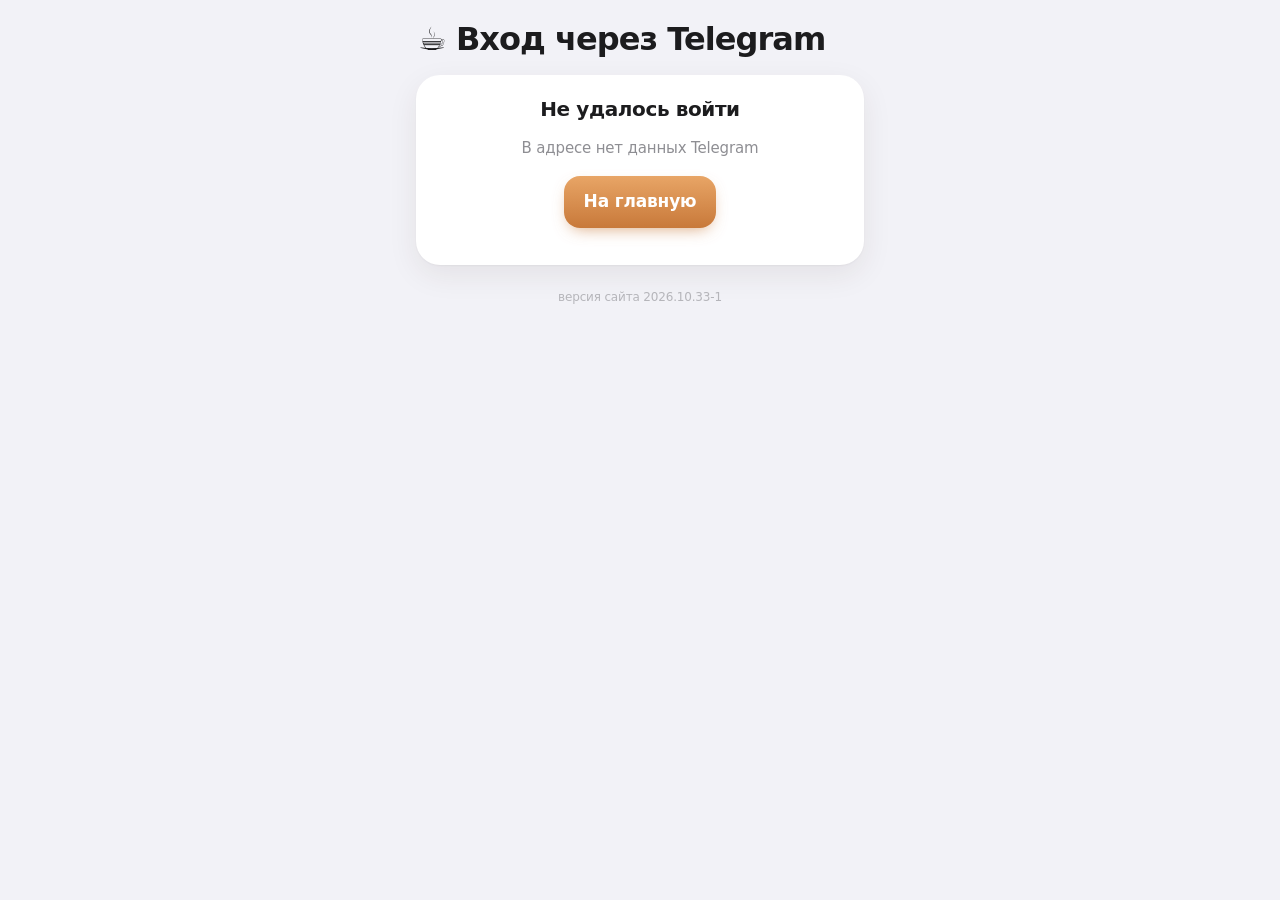
<file: docs/auth/index.html>
<!doctype html>
<html lang="ru">
<head>
<meta charset="utf-8">
<meta name="viewport" content="width=device-width, initial-scale=1">
<title>Вход через Telegram</title>
<link rel="icon" href="../assets/icon.svg">
<link rel="stylesheet" href="../assets/style.css">
</head>
<body>
<div class="wrap">
  <div class="brand"><h1>☕ Вход через Telegram</h1></div>
  <div class="card center" id="box"><p class="muted">Проверяем данные…</p></div>
</div>
<script src="../assets/config.js"></script>
<script src="../assets/common.js"></script>
<script>
// Telegram возвращает клиента на эту страницу с подписанными данными в адресе.
// Подпись проверяет база данных; здесь мы только передаём данные и сохраняем токен.
(async () => {
  const data = Object.fromEntries(new URLSearchParams(location.search));
  const box = $('#box');
  try {
    if (!data.id || !data.hash) throw new Error('В адресе нет данных Telegram');
    await api('/api/auth/telegram', 'POST', data);
    history.replaceState(null, '', location.pathname);   // убираем данные из адресной строки
    location.replace('../');
  } catch (e) {
    box.innerHTML = `<p class="lead">Не удалось войти</p><p class="muted">${esc(e.message)}</p>
      <p><a class="btn" href="../" style="display:inline-block;text-decoration:none">На главную</a></p>`;
  }
})();
</script>
</body>
</html>
</file>
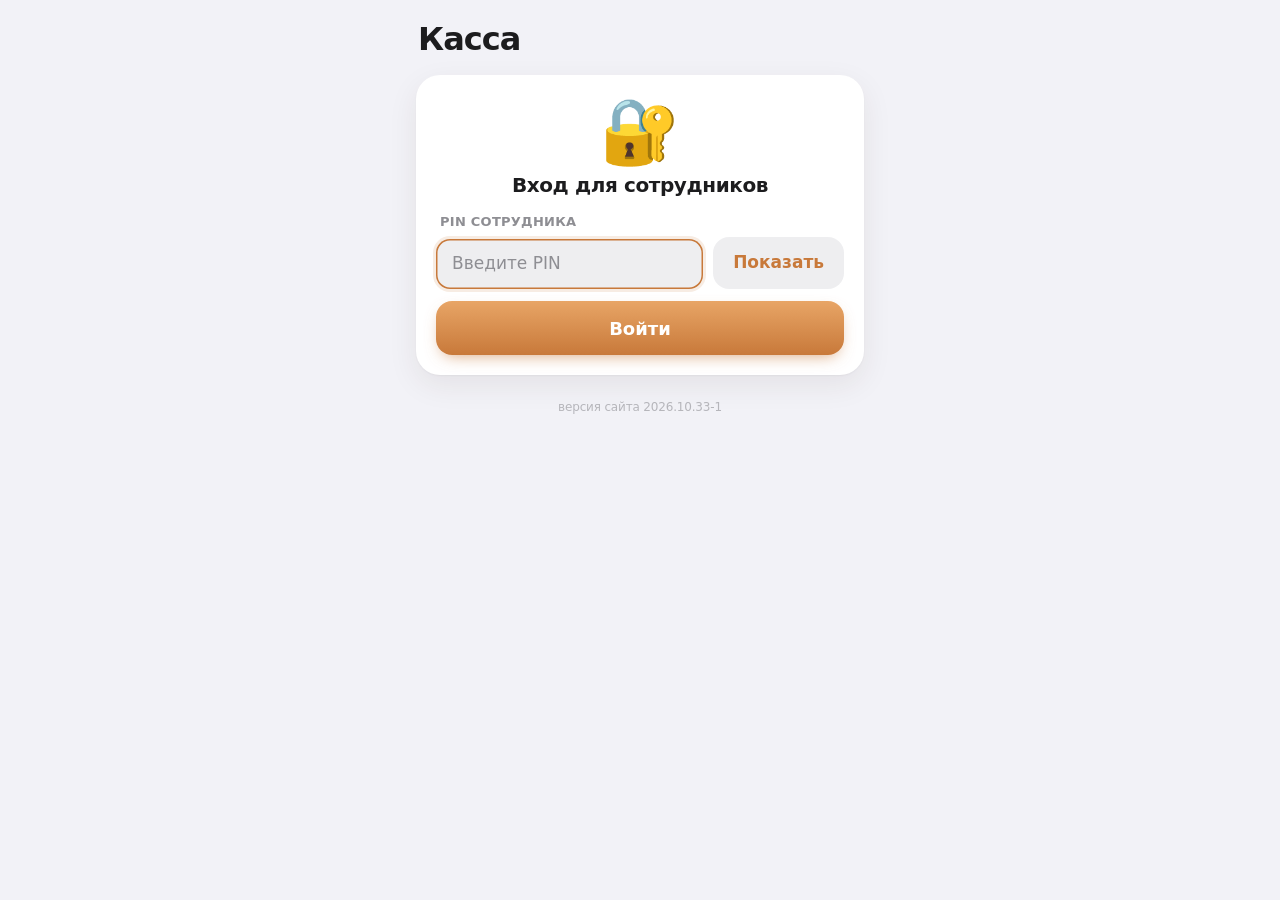
<file: docs/barista/index.html>
<!doctype html>
<html lang="ru">
<head>
<meta charset="utf-8">
<meta name="viewport" content="width=device-width, initial-scale=1, viewport-fit=cover">
<meta name="theme-color" content="#f2f2f7" media="(prefers-color-scheme: light)">
<meta name="theme-color" content="#000000" media="(prefers-color-scheme: dark)">
<title>Касса — бонусная система</title>
<link rel="icon" href="../assets/icon.svg">
<link rel="stylesheet" href="../assets/style.css">
</head>
<body>
<div class="wrap">
  <div class="brand"><h1 id="title">Касса</h1><button class="ghost small" id="logout" hidden>Выйти</button></div>
  <div id="view" class="view"></div>
</div>
<script src="../assets/vendor/jsQR.js"></script>
<script src="../assets/config.js"></script>
<script src="../assets/common.js"></script>
<script>
const view = $('#view');
let stream = null, scanning = false, cred = null, sheet = null;

function showLogin() {
  stopScan();
  $('#logout').hidden = true;
  $('#title').textContent = 'Касса';
  view.innerHTML = `
    <div class="card">
      <span class="hero-emoji">🔐</span>
      <p class="lead" style="margin-bottom:6px">Вход для сотрудников</p>
      <label for="pin">PIN сотрудника</label>
      <div class="row">
        <input id="pin" type="text" class="secret" inputmode="numeric" autocomplete="off" placeholder="Введите PIN">
        <button class="ghost" id="eye" type="button">Показать</button>
      </div>
      <p style="margin:12px 0 0"></p><button class="big" id="go">Войти</button>
    </div>`;
  $('#pin').focus();
  bindSecretToggle($('#pin'), $('#eye'));
  const go = async () => {
    try { await api('/api/staff/login', 'POST', { pin: $('#pin').value }); haptic(); boot(); }
    catch (e) { toast(e.message, 'err'); }
  };
  $('#go').onclick = go;
  $('#pin').addEventListener('keydown', e => { if (e.key === 'Enter') go(); });
}

function showMain(me) {
  $('#logout').hidden = false;
  $('#title').textContent = '📍 ' + me.location;
  view.innerHTML = `
    <div class="card" id="scanCard">
      <h2>Найти клиента</h2>
      <button class="big" id="scanBtn">📷 Сканировать QR</button>
      <div class="scanbox" id="scanbox" hidden>
        <video id="video" playsinline muted></video>
        <div class="finder"><i></i><i></i><i></i><i></i><b></b></div>
      </div>
      <p id="camInfo" class="muted center" hidden style="font-size:12px;margin:8px 0 0"></p>
      <p class="muted center" style="margin:16px 0 0">или введите вручную</p>
      <div class="row">
        <div><label for="card">№ карты</label><input id="card" inputmode="numeric" autocomplete="off"></div>
        <div><label for="code">Код</label><input id="code" inputmode="numeric" autocomplete="off" maxlength="7"></div>
      </div>
      <p style="margin:12px 0 0"></p><button class="big ghost" id="manual">Найти</button>
    </div>
    <div class="card" id="queueCard" hidden><h2>Очередь без интернета</h2>
      <p class="muted" id="queueInfo" style="margin:0 0 10px"></p><ul class="list" id="queueFailed"></ul>
      <button class="ghost" id="queueSync" style="margin-top:10px">Отправить сейчас</button></div>
    <div class="card"><h2>Последние операции</h2><ul class="list" id="recent"></ul></div>`;
  $('#queueSync').onclick = () => syncQueue(true);
  renderQueue();
  $('#scanBtn').onclick = () => scanning ? stopScan() : startScan();
  $('#manual').onclick = () => lookup({ card: $('#card').value, code: $('#code').value });
  loadRecent().catch(() => {});
}

async function loadRecent() {
  const { items } = await api('/api/staff/recent');
  $('#recent').innerHTML = items.length
    ? items.map(i => `<li style="${i.cancelled ? 'opacity:.45;text-decoration:line-through' : ''}">
        <span><b>${rub(i.amount)}</b> ${purchaseDelta(i)} · ${esc(i.name)}<br>
        <span class="muted" style="font-size:13px">${fmtDate(i.created_at)}</span></span>
        ${i.can_cancel ? `<button class="ghost small" data-cancel="${i.id}">Отменить</button>` : ''}</li>`).join('')
    : '<li class="muted">Операций пока нет</li>';
  document.querySelectorAll('[data-cancel]').forEach(b => b.onclick = async () => {
    if (!await confirmSheet('Отменить операцию?', 'Бонусы будут пересчитаны, клиент получит уведомление.', 'Отменить операцию')) return;
    try { await api('/api/staff/cancel', 'POST', { event_id: +b.dataset.cancel }); toast('Операция отменена'); loadRecent(); }
    catch (e) { toast(e.message, 'err'); }
  });
}

async function lookup(c) {
  if (sheet) return;
  try {
    const d = await api('/api/staff/lookup', 'POST', c);
    cred = c;
    stopScan();
    haptic();
    showCustomer(d);
  } catch (e) {
    if (e.status === 0 && c.payload) { stopScan(); haptic(); showOffline(c.payload); return; }
    toast(e.status === 0 ? 'Нет связи. Без интернета работает только сканирование QR.' : e.message, 'err');
    if (e.status === 401) boot();
    else if (scanning) scanLoop();
  }
}

// ---------------------------------------------------------------- очередь покупок без интернета
// Если связи нет, QR всё равно сканируется: покупка запоминается на устройстве (только начисление бонусов,
// списывать без связи нельзя — баланс клиента неизвестен) и уходит на сервер сама, когда интернет вернётся.
// Сервер проверяет QR по времени сканирования и не даёт провести одну покупку дважды.
const QUEUE_KEY = 'bonus_queue', FAILED_KEY = 'bonus_queue_failed';
const qGet = k => { try { return JSON.parse(localStorage.getItem(k) || '[]'); } catch { return []; } };
const qSet = (k, v) => { try { localStorage.setItem(k, JSON.stringify(v)); } catch { /* память переполнена или режим инкогнито */ } };
const newId = () => (crypto.randomUUID ? crypto.randomUUID()
  : 'xxxxxxxx-xxxx-4xxx-yxxx-xxxxxxxxxxxx'.replace(/[xy]/g, c => { const r = Math.random() * 16 | 0; return (c === 'x' ? r : (r & 3 | 8)).toString(16); }));

function showOffline(payload) {
  const uid = payload.split('.')[1] || '?';
  sheet = openSheet(`
    <p class="who">Нет связи с сервером</p>
    <p class="muted center" style="margin:0 0 6px">Клиент № ${esc(uid)}. Покупка запомнится на этом устройстве и отправится сама,
      когда появится интернет. Бонусами сейчас платить нельзя — только начисление.</p>
    <label for="amount">Сумма чека, ₽</label>
    <input id="amount" type="number" inputmode="numeric" min="1" step="1" placeholder="0" autocomplete="off">
    <p style="margin:14px 0 0"></p><button class="big ok" id="act" disabled>Записать покупку</button>
    <p style="margin:8px 0 0"></p><button class="big ghost" id="cancel">Отмена</button>`, () => { sheet = null; });
  const el = sheet.el, amount = el.querySelector('#amount'), act = el.querySelector('#act');
  amount.oninput = () => { act.disabled = !(parseInt(amount.value) >= 1); };
  setTimeout(() => amount.focus(), 350);
  el.querySelector('#cancel').onclick = () => sheet.close();
  act.onclick = () => {
    const total = parseInt(amount.value) || 0;
    if (total < 1) return;
    act.disabled = true;
    qSet(QUEUE_KEY, [...qGet(QUEUE_KEY), { id: newId(), payload, amount: total, at: Math.floor(Date.now() / 1000) }]);
    sheet.close();
    haptic();
    celebrate(`К оплате ${rub(total)}`);
    toast('Записано без интернета — отправится само');
    renderQueue();
  };
}

function renderQueue() {
  const card = $('#queueCard');
  if (!card) return;
  const q = qGet(QUEUE_KEY), f = qGet(FAILED_KEY);
  card.hidden = !q.length && !f.length;
  $('#queueInfo').textContent = q.length
    ? `Ждут отправки: ${q.length}. Не закрывайте и не стирайте данные браузера, пока очередь не опустеет.`
    : f.length ? 'Эти покупки сервер не принял — проверьте их вручную:' : '';
  $('#queueSync').hidden = !q.length;
  $('#queueFailed').innerHTML = f.map((x, i) => `<li><span><b>${rub(x.amount)}</b> · клиент № ${esc(String(x.payload.split('.')[1] || '?'))}<br>
    <span class="muted" style="font-size:13px">${fmtDate(x.at)} — ${esc(x.error)}</span></span>
    <button class="ghost small" data-drop="${i}">Убрать</button></li>`).join('');
  document.querySelectorAll('[data-drop]').forEach(b => b.onclick = () => {
    const rest = qGet(FAILED_KEY); rest.splice(+b.dataset.drop, 1); qSet(FAILED_KEY, rest); renderQueue();
  });
}

let syncing = false;
async function syncQueue(manual) {
  const q = qGet(QUEUE_KEY);
  if (syncing || !q.length || !tokenGet('staff')) return;
  syncing = true;
  try {
    const { results } = await api('/api/staff/batch', 'POST', { items: q.slice(0, 100) });
    const sent = q.slice(0, 100), failed = qGet(FAILED_KEY);
    const bad = [];
    results.forEach((r, i) => { if (!r.ok) bad.push({ ...sent[i], error: r.error || 'Отклонено' }); });
    qSet(FAILED_KEY, [...failed, ...bad]);
    qSet(QUEUE_KEY, qGet(QUEUE_KEY).filter(x => !sent.some(y => y.id === x.id)));   // всё, что сервер ответил, из очереди убираем
    const okN = results.length - bad.length;
    if (okN) toast(`Отправлено покупок: ${okN}`);
    if (bad.length) toast(`Не принято покупок: ${bad.length} — смотрите «Очередь»`, 'err');
    renderQueue(); loadRecent().catch(() => {});
  } catch (e) {
    if (manual) toast(e.status === 0 ? 'Связи всё ещё нет' : e.message, 'err');
  } finally { syncing = false; }
}
window.addEventListener('online', () => syncQueue());
setInterval(() => syncQueue(), 20000);

// Карточка клиента выезжает снизу, как шторка в iOS.
function showCustomer(d) {
  sheet = openSheet(`
    <p class="who">${esc(d.user.name)}</p>
    <p class="muted center" style="margin:0">Карта № ${d.user.id}${d.tier_name ? ' · ⭐ ' + esc(d.tier_name) : ''}${d.promo > 1 ? ' · 🔥 бонусы ×' + d.promo : ''}</p>
    ${balanceBlock(d.balance)}
    <label for="amount">Сумма чека, ₽</label>
    <input id="amount" type="number" inputmode="numeric" min="1" step="1" placeholder="0" autocomplete="off">
    <label for="spend">Списать бонусов <span id="maxhint" style="text-transform:none;letter-spacing:0;font-weight:400"></span></label>
    <div class="row">
      <input id="spend" type="number" inputmode="numeric" min="0" step="1" placeholder="0" autocomplete="off">
      <button class="ghost" id="max">Максимум</button>
    </div>
    <div class="summary" id="sum"></div>
    <button class="big ok" id="act" disabled>Провести покупку</button>
    <p style="margin:8px 0 0"></p><button class="big ghost" id="cancel">Отмена</button>`, () => { sheet = null; cred = null; });
  const el = sheet.el;
  animateNumbers(el);
  const amount = el.querySelector('#amount'), spend = el.querySelector('#spend');
  let total = 0, s = 0, max = 0;
  // Те же формулы, что в базе (база перепроверяет всё сама).
  const calc = () => {
    total = Math.max(0, parseInt(amount.value) || 0);
    max = Math.min(d.balance, Math.floor(total * d.max_spend_percent / 100));
    s = Math.max(0, parseInt(spend.value) || 0);
    if (s > max) { s = max; spend.value = s || ''; }
    const paid = total - s, earned = Math.floor(paid * d.earn_percent / 100);
    el.querySelector('#maxhint').textContent = total ? `· не больше ${max} (${d.max_spend_percent}% чека)` : '';
    el.querySelector('#sum').innerHTML = `
      <div><span>Чек</span><span>${rub(total)}</span></div>
      <div><span>Списано бонусами</span><span class="${s ? 'minus' : ''}">${s ? '−' + rub(s) : '—'}</span></div>
      <div class="total"><span>К оплате</span><span>${rub(paid)}</span></div>
      <div><span>Будет начислено</span><span class="plus">+${earned} ${bonusWord(earned)}</span></div>`;
    el.querySelector('#act').disabled = total < 1;
  };
  amount.oninput = spend.oninput = calc;
  el.querySelector('#max').onclick = () => { spend.value = max || ''; calc(); haptic(); };
  calc();
  setTimeout(() => amount.focus(), 350);
  el.querySelector('#cancel').onclick = () => sheet.close();
  el.querySelector('#act').onclick = async () => {
    const act = el.querySelector('#act');
    act.disabled = true;
    try {
      const r = await api('/api/staff/purchase', 'POST', { ...cred, amount: total, spend: s });
      sheet.close();
      celebrate(`К оплате ${rub(r.paid)}`);
      toast(`Начислено ${r.earned} ${bonusWord(r.earned)}`);
      $('#card').value = $('#code').value = '';
      loadRecent();
    } catch (e) {
      toast(e.message, 'err');
      if (e.status === 401) { sheet.close(); boot(); } else act.disabled = false;
    }
  };
}

// ---------------------------------------------------------------- сканер

// Распознаватель QR: встроенный в браузер (быстрый, есть в Chrome на Android), иначе jsQR.
const detector = 'BarcodeDetector' in window ? new BarcodeDetector({ formats: ['qr_code'] }) : null;
const scratch = document.createElement('canvas');
const sctx = scratch.getContext('2d', { willReadFrequently: true });

// Возвращает текст QR-кода из кадра или снимка (video / img / canvas / bitmap) либо null.
async function decodeFrame(src, w, h, maxW = 800) {
  if (detector) {
    try {
      const found = await detector.detect(src);
      if (found.length) return found[0].rawValue;
    } catch { /* не получилось — пробуем jsQR */ }
  }
  const k = Math.min(1, maxW / w);              // большой кадр уменьшаем: для QR хватает и этого, а телефон не тормозит
  scratch.width = Math.round(w * k);
  scratch.height = Math.round(h * k);
  sctx.drawImage(src, 0, 0, scratch.width, scratch.height);
  const img = sctx.getImageData(0, 0, scratch.width, scratch.height);
  const code = jsQR(img.data, img.width, img.height, { inversionAttempts: 'attemptBoth' });
  return code ? code.data : null;
}

// У телефона может быть несколько задних камер (основная, сверхширокая, макро, глубина), а браузер
// по умолчанию берёт первую попавшуюся. Здесь выбираем ту, у которой самое большое разрешение
// и есть автофокус — обычно это основная. Результат запоминается.
async function bestCameraId() {
  let devices;
  try { devices = (await navigator.mediaDevices.enumerateDevices()).filter(d => d.kind === 'videoinput' && d.deviceId); }
  catch { return null; }
  if (devices.length < 2) return null;
  const sig = devices.map(d => d.deviceId).join(',');
  try {
    const c = JSON.parse(localStorage.getItem('bonus_best_cam') || 'null');
    if (c && c.sig === sig && devices.some(d => d.deviceId === c.id)) return c.id;
  } catch { /* нет сохранённого */ }
  let best = null, top = 0;
  for (const d of devices) {
    if (/front|фронт|user|селфи/i.test(d.label)) continue;
    let probe = null;
    try {
      probe = await navigator.mediaDevices.getUserMedia({ audio: false, video: { deviceId: { exact: d.deviceId } } });
      const caps = probe.getVideoTracks()[0].getCapabilities ? probe.getVideoTracks()[0].getCapabilities() : {};
      const area = ((caps.width && caps.width.max) || 0) * ((caps.height && caps.height.max) || 0);
      const af = caps.focusMode && caps.focusMode.includes('continuous');
      const score = area * (af ? 4 : 1);
      if (score > top) { top = score; best = d.deviceId; }
    } catch { /* камера не открылась — пропускаем */ }
    finally { if (probe) probe.getTracks().forEach(t => t.stop()); }
  }
  if (best) { try { localStorage.setItem('bonus_best_cam', JSON.stringify({ sig, id: best })); } catch { /* приватный режим */ } }
  return best;
}

// Камера: сначала берём лучшую из имеющихся, затем строго HD, если не вышло — мягче.
async function openCamera() {
  const back = { facingMode: { ideal: 'environment' } };
  const attempts = [
    { ...back, width: { min: 1280 }, height: { min: 720 } },
    { ...back, width: { ideal: 1920 }, height: { ideal: 1080 }, frameRate: { ideal: 30 } },
    { ...back, width: { ideal: 1280 }, height: { ideal: 720 } },
    back,
  ];
  const open = async list => {
    let err;
    for (const video of list) {
      try { return await navigator.mediaDevices.getUserMedia({ audio: false, video }); }
      catch (e) { err = e; if (e.name === 'NotAllowedError' || e.name === 'SecurityError') throw e; }
    }
    throw err;
  };
  const first = await open(attempts);              // даёт разрешение на камеру: до него названия и номера камер скрыты
  const best = await (async () => {
    first.getTracks().forEach(t => t.stop());      // пока открыта одна камера, другие часто недоступны
    return bestCameraId();
  })();
  if (best) {
    try {
      return await open([{ deviceId: { exact: best }, width: { ideal: 1920 }, height: { ideal: 1080 }, frameRate: { ideal: 30 } }]);
    } catch { /* вернёмся к обычному выбору */ }
  }
  return open(attempts);
}

// В приложении сканирует родная камера (чёткая, с автофокусом); результат приходит в onNativeQr.
window.onNativeQr = text => { if (text && text.startsWith('BC1.')) lookup({ payload: text }); };
// Если родная камера не открылась — сразу пробуем обычный веб-сканер.
window.onNativeQrError = msg => { toast(msg + ' Включаю обычный сканер.', 'err'); startWebScan(); };

async function startScan() {
  if (window.AndroidApp && AndroidApp.scanQr) { AndroidApp.scanQr(); return; }
  return startWebScan();
}

async function startWebScan() {
  const video = $('#video');
  try {
    stream = await openCamera();
  } catch {
    return toast('Нет доступа к камере. Разрешите её в настройках или введите код вручную', 'err');
  }
  const track = stream.getVideoTracks()[0];
  try {   // непрерывная автофокусировка, если камера её умеет
    const caps = track.getCapabilities ? track.getCapabilities() : {};
    if (caps.focusMode && caps.focusMode.includes('continuous')) {
      await track.applyConstraints({ advanced: [{ focusMode: 'continuous' }] });
    }
  } catch { /* не критично */ }
  try {   // если камера умеет больше, чем дал браузер — просим максимум (до Full HD)
    const caps = track.getCapabilities ? track.getCapabilities() : {};
    const have = track.getSettings();
    const maxW = caps.width && caps.width.max, maxH = caps.height && caps.height.max;
    if (maxW && have.width < Math.min(maxW, 1920)) {
      await track.applyConstraints({ width: { ideal: Math.min(maxW, 1920) }, height: { ideal: Math.min(maxH || 1080, 1080) } });
    }
  } catch { /* не критично */ }
  video.srcObject = stream;
  $('#scanbox').hidden = false;
  await video.play();
  showCamInfo(video);
  scanning = true;
  $('#scanBtn').textContent = 'Остановить камеру';
  scanLoop();
}

// Что камера реально отдаёт странице: по этой строке видно, не урезано ли качество.
function showCamInfo(video) {
  const info = $('#camInfo');
  if (!info || !stream) return;
  const t = stream.getVideoTracks()[0], s = t.getSettings ? t.getSettings() : {};
  const caps = t.getCapabilities ? t.getCapabilities() : {};
  info.textContent = `Камера: ${video.videoWidth || s.width}×${video.videoHeight || s.height}`
    + (s.frameRate ? `, ${Math.round(s.frameRate)} к/с` : '')
    + (s.facingMode ? `, ${s.facingMode === 'environment' ? 'задняя' : s.facingMode}` : '')
    + ` · максимум ${caps.width ? caps.width.max : '?'}`
    + (t.label ? ` · ${t.label}` : '')
    + ` · ${detector ? 'встроенный распознаватель' : 'jsQR'}`;
  info.hidden = false;
}

function stopScan() {
  scanning = false;
  const ci = $('#camInfo'); if (ci) ci.hidden = true;
  if (stream) stream.getTracks().forEach(t => t.stop());
  stream = null;
  const v = $('#scanbox'), b = $('#scanBtn');
  if (v) v.hidden = true;
  if (b) b.textContent = '📷 Сканировать QR';
}

function scanLoop() {
  const video = $('#video');
  let busy = false;
  const tick = async () => {
    if (!scanning) return;
    if (!busy && video.readyState >= 2 && video.videoWidth) {
      busy = true;
      let text = null;
      try { text = await decodeFrame(video, video.videoWidth, video.videoHeight); }
      finally { busy = false; }
      if (text && text.startsWith('BC1.')) return lookup({ payload: text });
    }
    setTimeout(tick, 120);
  };
  tick();
}

async function boot() {
  try {
    const me = await api('/api/staff/me');
    try { localStorage.setItem('bonus_staff_me', JSON.stringify(me)); } catch { /* не критично */ }
    showMain(me);
    syncQueue();
  } catch (e) {
    let saved = null;
    try { saved = JSON.parse(localStorage.getItem('bonus_staff_me')); } catch { /* нет сохранённых */ }
    if (e.status === 0 && saved && tokenGet('staff')) {      // нет интернета: касса открывается, QR можно сканировать
      showMain(saved);
      toast('Нет связи — режим записи покупок', 'err');
    } else showLogin();
  }
}

$('#logout').onclick = async () => { stopScan(); await api('/api/logout', 'POST', {}); boot(); };
boot();
</script>
</body>
</html>
</file>
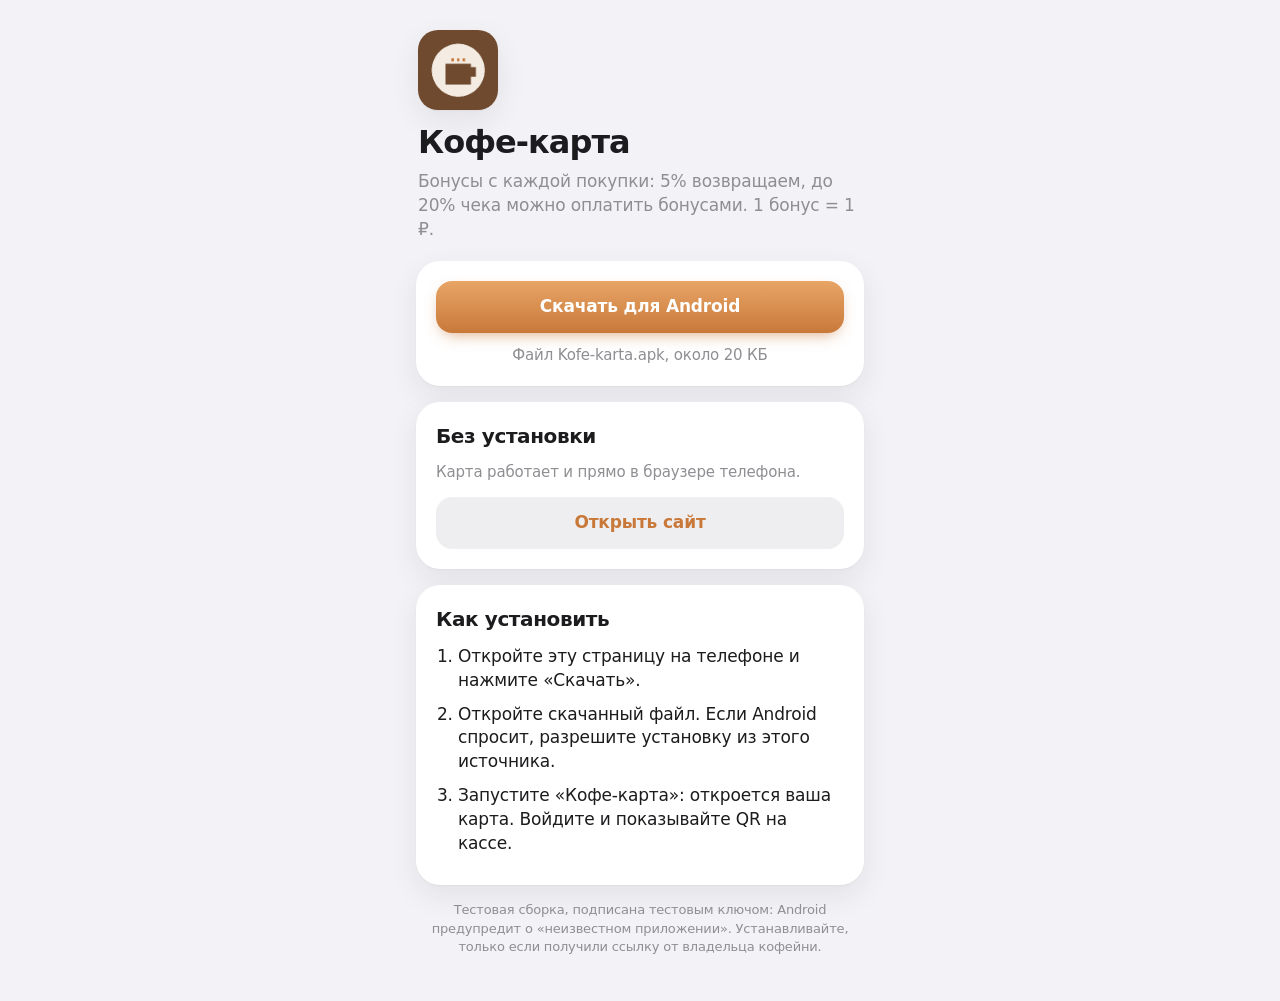
<file: docs/download/index.html>
<!doctype html>
<html lang="ru">
<head>
<meta charset="utf-8">
<meta name="viewport" content="width=device-width, initial-scale=1, viewport-fit=cover">
<meta name="theme-color" content="#f2f2f7" media="(prefers-color-scheme: light)">
<meta name="theme-color" content="#000000" media="(prefers-color-scheme: dark)">
<title>Кофе-карта — скачать приложение</title>
<link rel="icon" href="../assets/icon.svg">
<link rel="stylesheet" href="../assets/style.css">
</head>
<body>
<div class="wrap">
  <div class="view">
    <div style="margin:18px 2px 8px"><img class="logo" src="../assets/icon-192.png" alt=""></div>
    <div class="brand" style="margin-top:6px"><h1>Кофе-карта</h1></div>
    <p class="muted" style="margin:-8px 2px 20px;font-size:17px">Бонусы с каждой покупки: 5% возвращаем, до 20% чека можно оплатить бонусами. 1 бонус = 1 ₽.</p>

    <div class="card">
      <a class="btn" href="https://github.com/killmite96-bot/coffee-bonus/releases/latest/download/Kofe-karta.apk">Скачать для Android</a>
      <p class="muted center" style="margin:12px 0 0">Файл Kofe-karta.apk, около 20 КБ</p>
    </div>

    <div class="card">
      <h2>Без установки</h2>
      <p class="muted" style="margin:0 0 14px">Карта работает и прямо в браузере телефона.</p>
      <a class="btn" href="../" style="background:var(--fill);color:var(--accent);box-shadow:none">Открыть сайт</a>
    </div>

    <div class="card">
      <h2>Как установить</h2>
      <ol class="steps">
        <li>Откройте эту страницу на телефоне и нажмите «Скачать».</li>
        <li>Откройте скачанный файл. Если Android спросит, разрешите установку из этого источника.</li>
        <li>Запустите «Кофе-карта»: откроется ваша карта. Войдите и показывайте QR на кассе.</li>
      </ol>
    </div>

    <p class="muted center" style="font-size:13px">Тестовая сборка, подписана тестовым ключом: Android предупредит о «неизвестном приложении». Устанавливайте, только если получили ссылку от владельца кофейни.</p>
  </div>
</div>
</body>
</html>
</file>
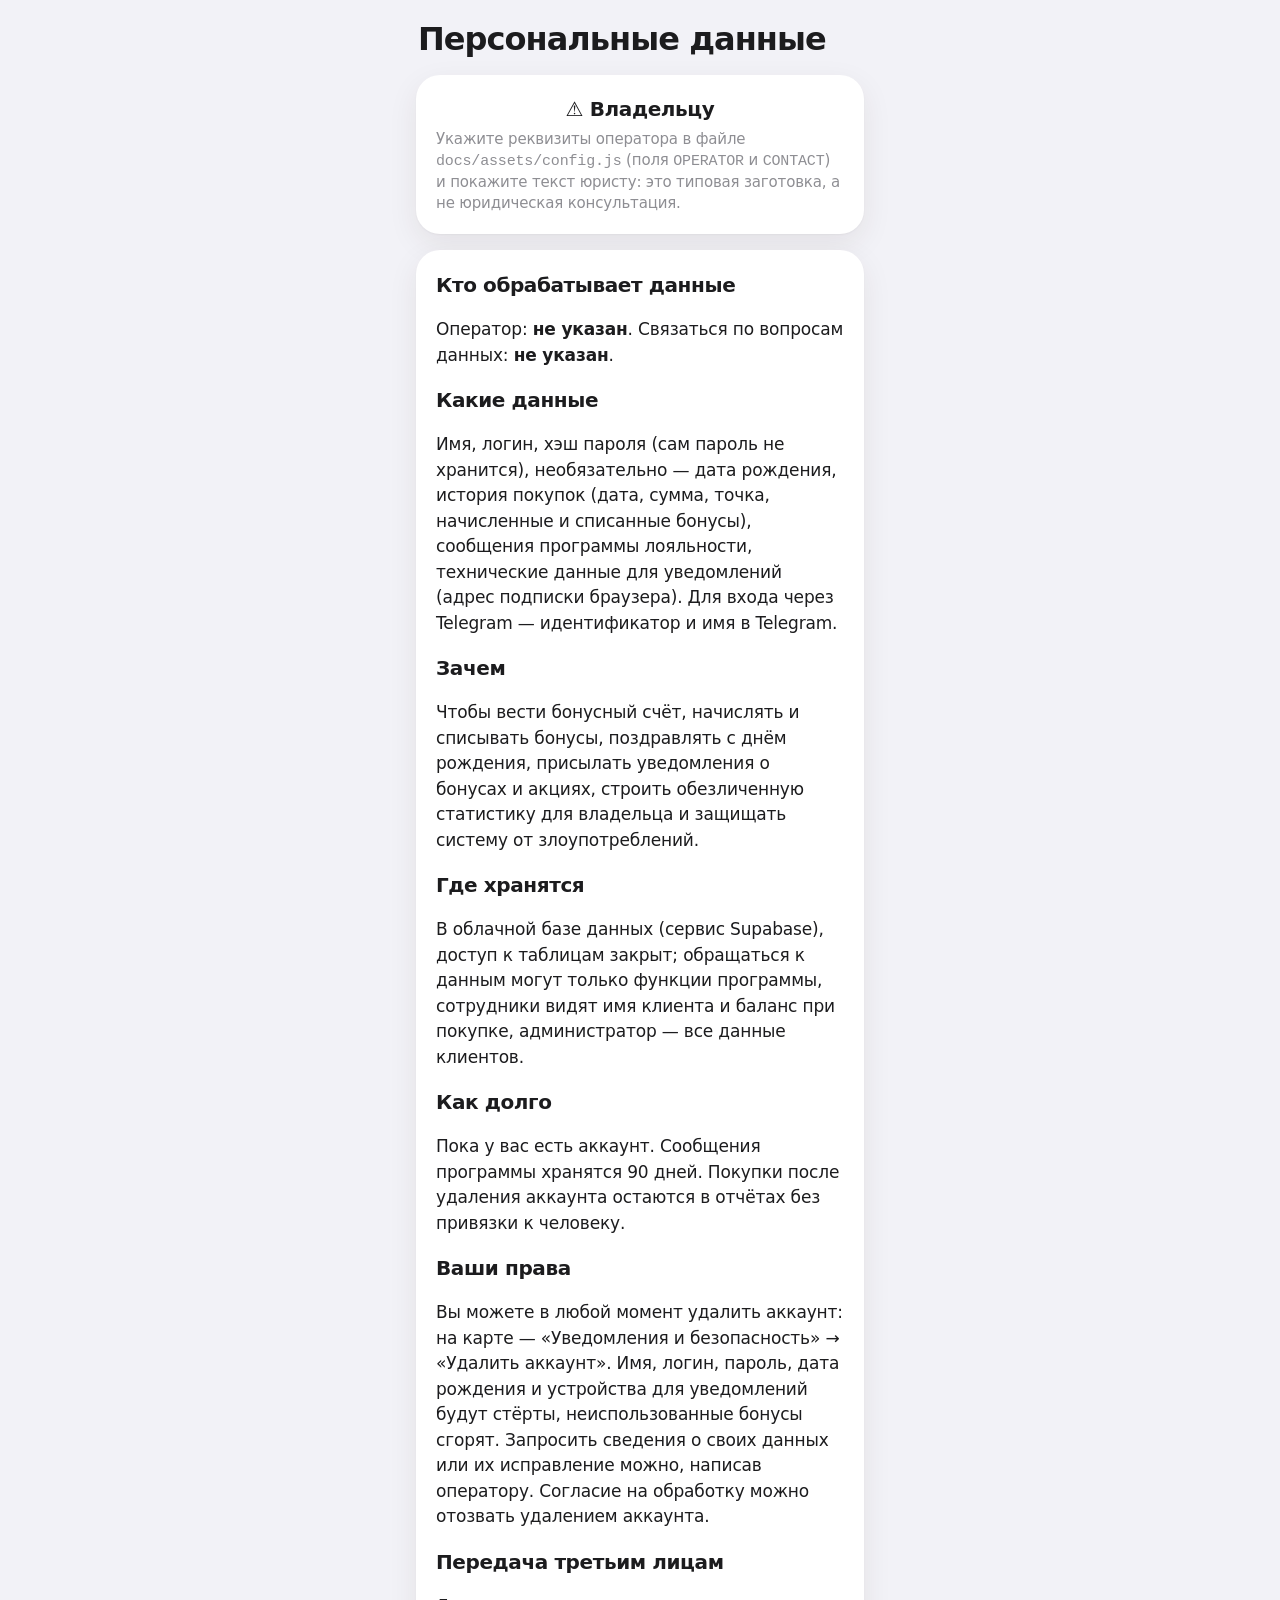
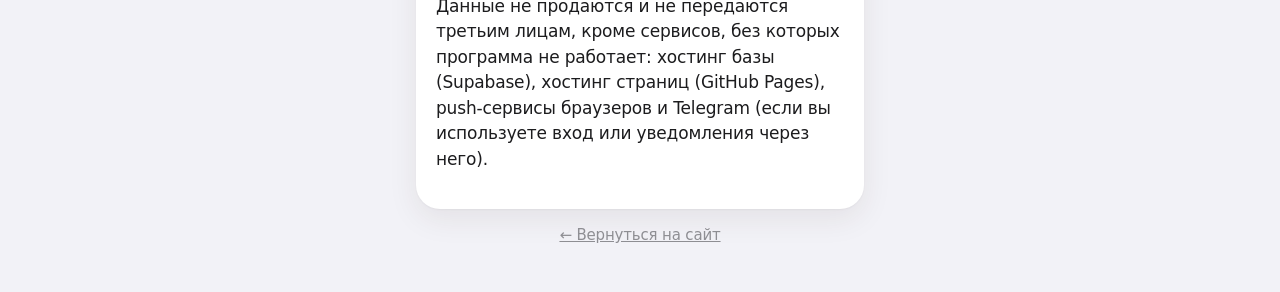
<file: docs/privacy/index.html>
<!doctype html>
<html lang="ru">
<head>
<meta charset="utf-8">
<meta name="viewport" content="width=device-width, initial-scale=1, viewport-fit=cover">
<meta name="theme-color" content="#f2f2f7" media="(prefers-color-scheme: light)">
<meta name="theme-color" content="#000000" media="(prefers-color-scheme: dark)">
<title>Обработка персональных данных</title>
<link rel="icon" href="../assets/icon.svg">
<link rel="stylesheet" href="../assets/style.css">
<script src="../assets/config.js"></script>
</head>
<body>
<div class="wrap">
  <div class="brand"><h1>Персональные данные</h1></div>
  <div class="card" id="warn" hidden>
    <p class="lead" style="margin:0">⚠️ Владельцу</p>
    <p class="muted" style="margin:6px 0 0">Укажите реквизиты оператора в файле <code>docs/assets/config.js</code> (поля <code>OPERATOR</code> и <code>CONTACT</code>)
      и покажите текст юристу: это типовая заготовка, а не юридическая консультация.</p>
  </div>
  <div class="card" style="line-height:1.5">
    <h2>Кто обрабатывает данные</h2>
    <p>Оператор: <b id="op">—</b>. Связаться по вопросам данных: <b id="ct">—</b>.</p>

    <h2>Какие данные</h2>
    <p>Имя, логин, хэш пароля (сам пароль не хранится), необязательно — дата рождения, история покупок (дата, сумма, точка,
      начисленные и списанные бонусы), сообщения программы лояльности, технические данные для уведомлений (адрес подписки браузера).
      Для входа через Telegram — идентификатор и имя в Telegram.</p>

    <h2>Зачем</h2>
    <p>Чтобы вести бонусный счёт, начислять и списывать бонусы, поздравлять с днём рождения, присылать уведомления о бонусах и акциях,
      строить обезличенную статистику для владельца и защищать систему от злоупотреблений.</p>

    <h2>Где хранятся</h2>
    <p>В облачной базе данных (сервис Supabase), доступ к таблицам закрыт; обращаться к данным могут только функции программы,
      сотрудники видят имя клиента и баланс при покупке, администратор — все данные клиентов.</p>

    <h2>Как долго</h2>
    <p>Пока у вас есть аккаунт. Сообщения программы хранятся 90 дней. Покупки после удаления аккаунта остаются в отчётах без привязки к человеку.</p>

    <h2>Ваши права</h2>
    <p>Вы можете в любой момент удалить аккаунт: на карте — «Уведомления и безопасность» → «Удалить аккаунт». Имя, логин, пароль, дата рождения
      и устройства для уведомлений будут стёрты, неиспользованные бонусы сгорят. Запросить сведения о своих данных или их исправление
      можно, написав оператору. Согласие на обработку можно отозвать удалением аккаунта.</p>

    <h2>Передача третьим лицам</h2>
    <p>Данные не продаются и не передаются третьим лицам, кроме сервисов, без которых программа не работает: хостинг базы (Supabase),
      хостинг страниц (GitHub Pages), push-сервисы браузеров и Telegram (если вы используете вход или уведомления через него).</p>
  </div>
  <p class="muted center"><a href="../" style="color:inherit">← Вернуться на сайт</a></p>
</div>
<script>
const c = window.APP_CONFIG || {};
document.getElementById('op').textContent = c.OPERATOR || 'не указан';
document.getElementById('ct').textContent = c.CONTACT || 'не указан';
if (!c.OPERATOR || !c.CONTACT) document.getElementById('warn').hidden = false;
</script>
</body>
</html>
</file>
<file: docs/assets/style.css>
/* ============================================================================
   Кофе-карта — дизайн в духе iOS: крупные заголовки, закруглённые карточки,
   стеклянные панели, пружинные анимации. Светлая и тёмная темы — как в системе.
   ========================================================================== */
:root {
  color-scheme: light dark;
  --bg: #f2f2f7;
  --card: #ffffff;
  --ink: #1c1c1e;
  --muted: #8e8e93;
  --sep: rgba(60, 60, 67, .16);
  --fill: rgba(118, 118, 128, .12);
  --fill-2: rgba(118, 118, 128, .2);
  --brand: #6f4a2f;
  --accent: #c8793a;
  --accent-2: #e8a566;
  --accent-ink: #ffffff;
  --accent-soft: rgba(200, 121, 58, .14);
  --ok: #30b350;
  --err: #ff3b30;
  --glass: rgba(255, 255, 255, .72);
  --shadow: 0 1px 2px rgba(0, 0, 0, .04), 0 10px 30px rgba(60, 40, 20, .08);
  --spring: cubic-bezier(.32, .72, 0, 1);      /* кривая iOS для шторок и переходов */
  --pop: cubic-bezier(.34, 1.56, .64, 1);      /* лёгкий «отскок» */
  --safe-t: env(safe-area-inset-top, 0px);
  --safe-b: env(safe-area-inset-bottom, 0px);
}
@media (prefers-color-scheme: dark) {
  :root {
    --bg: #000000;
    --card: #1c1c1e;
    --ink: #ffffff;
    --muted: #98989f;
    --sep: rgba(84, 84, 88, .55);
    --fill: rgba(118, 118, 128, .24);
    --fill-2: rgba(118, 118, 128, .36);
    --brand: #e8b27a;
    --accent: #e0914f;
    --accent-2: #f2b87c;
    --accent-ink: #1c1c1e;
    --accent-soft: rgba(224, 145, 79, .18);
    --ok: #32d74b;
    --err: #ff453a;
    --glass: rgba(44, 44, 46, .72);
    --shadow: none;
  }
}

* { box-sizing: border-box; -webkit-tap-highlight-color: transparent; }
html { -webkit-text-size-adjust: 100%; }
body {
  margin: 0; background: var(--bg); color: var(--ink);
  font: 17px/1.4 -apple-system, BlinkMacSystemFont, "SF Pro Text", "SF Pro Display", "Segoe UI", Roboto, "Helvetica Neue", system-ui, sans-serif;
  -webkit-font-smoothing: antialiased; letter-spacing: -.01em;
}
.wrap {
  max-width: 480px; margin: 0 auto;
  padding: calc(var(--safe-t) + 12px) max(16px, env(safe-area-inset-right)) calc(var(--safe-b) + 32px) max(16px, env(safe-area-inset-left));
}
.wide { max-width: 1000px; }

/* ----- шапка с крупным заголовком ----- */
.brand { display: flex; align-items: center; justify-content: space-between; gap: 12px; margin: 10px 2px 18px; }
.brand h1 { font-size: 32px; line-height: 1.1; margin: 0; font-weight: 700; letter-spacing: -.03em; color: var(--ink); }
h2 { font-size: 20px; margin: 0 0 12px; font-weight: 700; letter-spacing: -.02em; }
.muted { color: var(--muted); font-size: 15px; }
.center { text-align: center; }
a { color: var(--accent); }

/* ----- карточки ----- */
.card {
  background: var(--card); border-radius: 24px; padding: 20px; margin-bottom: 16px;
  box-shadow: var(--shadow);
}

/* ----- кнопки ----- */
button, .btn {
  font: inherit; font-weight: 600; font-size: 17px; border: 0; border-radius: 16px; cursor: pointer;
  padding: 14px 20px; min-height: 50px; color: var(--accent-ink);
  background: linear-gradient(180deg, var(--accent-2), var(--accent));
  box-shadow: 0 6px 16px -6px color-mix(in srgb, var(--accent) 70%, transparent);
  transition: transform .4s var(--spring), opacity .2s, box-shadow .3s, background .3s;
  user-select: none; -webkit-user-select: none; touch-action: manipulation;
}
button:active, .btn:active { transform: scale(.96); opacity: .88; transition-duration: .08s; }
button.ghost { background: var(--fill); color: var(--accent); box-shadow: none; }
button.big { width: 100%; font-size: 18px; min-height: 54px; }
button.ok { background: linear-gradient(180deg, color-mix(in srgb, var(--ok) 80%, #fff), var(--ok)); color: #fff;
  box-shadow: 0 6px 16px -6px color-mix(in srgb, var(--ok) 70%, transparent); }
button.danger { background: linear-gradient(180deg, #ff6f65, var(--err)); color: #fff;
  box-shadow: 0 6px 16px -6px color-mix(in srgb, var(--err) 70%, transparent); }
button.small { min-height: 34px; padding: 6px 14px; font-size: 15px; border-radius: 999px; box-shadow: none; }
button:disabled { opacity: .35; box-shadow: none; transform: none; cursor: default; }
button:focus-visible, input:focus-visible { outline: 3px solid var(--accent-soft); outline-offset: 2px; }

/* ----- поля ввода ----- */
input, select {
  font: inherit; font-size: 17px; width: 100%; min-height: 50px; padding: 12px 16px; border-radius: 14px;
  border: 0; background: var(--fill); color: var(--ink);
  transition: box-shadow .25s var(--spring), background .25s;
}
input::placeholder { color: var(--muted); }
input:focus, select:focus { outline: none; background: var(--fill); box-shadow: 0 0 0 3px var(--accent-soft), inset 0 0 0 1.5px var(--accent); }
label { display: block; font-size: 13px; font-weight: 600; letter-spacing: .02em; text-transform: uppercase; color: var(--muted); margin: 14px 4px 6px; }
input[type=checkbox] { appearance: none; -webkit-appearance: none; width: 51px !important; min-height: 31px !important; height: 31px;
  border-radius: 999px; background: var(--fill-2); position: relative; cursor: pointer; padding: 0; flex: none; transition: background .3s; }
input[type=checkbox]::after { content: ""; position: absolute; top: 2px; left: 2px; width: 27px; height: 27px; border-radius: 50%;
  background: #fff; box-shadow: 0 2px 6px rgba(0, 0, 0, .3); transition: transform .35s var(--spring); }
input[type=checkbox]:checked { background: var(--ok); }
input[type=checkbox]:checked::after { transform: translateX(20px); }
.row { display: flex; gap: 10px; align-items: flex-end; }
.row > * { flex: 1; }
.row > button { flex: 0 0 auto; }

/* ----- баланс и карта лояльности ----- */
.balance { display: flex; align-items: baseline; justify-content: center; gap: 10px; margin: 6px 0 2px; }
.balance b {
  font-size: 72px; line-height: 1; font-weight: 700; letter-spacing: -.04em; font-variant-numeric: tabular-nums;
  background: linear-gradient(180deg, var(--accent-2), var(--accent)); -webkit-background-clip: text; background-clip: text; color: transparent;
}
.balance span { font-size: 20px; font-weight: 500; color: var(--muted); }
.plus { color: var(--ok); font-weight: 700; }
.minus { color: var(--err); font-weight: 700; }
.lead { font-size: 20px; font-weight: 600; text-align: center; margin: 0; letter-spacing: -.02em; }
.hero-emoji { font-size: 64px; line-height: 1; display: block; text-align: center; margin: 4px 0 8px; animation: float 4s ease-in-out infinite; }
@keyframes float { 50% { transform: translateY(-6px) rotate(-3deg); } }

/* QR внутри кольца: кольцо показывает, сколько секунд осталось до обновления кода */
/* --p — число, поэтому браузер умеет плавно анимировать кольцо-таймер (без @property оно прыгало бы шагами) */
@property --p { syntax: '<number>'; inherits: false; initial-value: 100; }
.qrring {
  --p: 100; display: block; width: 100%; max-width: 272px; margin: 8px auto; padding: 9px; border-radius: 34px;
  background: #e0914f;    /* запасной цвет, если телефон не умеет conic-gradient */
  background: conic-gradient(var(--accent) calc(var(--p) * 1%), var(--fill-2) 0);
  transition: --p .22s linear;
}
.qrring.snap { transition: none; }   /* мгновенный сброс кольца при смене QR */
/* Квадрат с QR: белая подложка не зависит от fit-content; QR всегда по центру и сам подстраивается под ширину */
.qrbox { display: flex; align-items: center; justify-content: center; background: #fff; border-radius: 26px; padding: 16px;
  animation: qrpop .7s var(--pop) both; }
.qrbox svg { display: block; width: 100%; max-width: 220px; height: auto; aspect-ratio: 1 / 1; margin: 0 auto; flex: 0 1 auto; }
@keyframes qrpop { from { transform: scale(.85); opacity: 0; } to { transform: none; opacity: 1; } }
.qrbox.refresh { animation: qrpop .5s var(--pop) both; }
.code { font: 600 26px/1 ui-monospace, "SF Mono", Menlo, Consolas, monospace; letter-spacing: 4px; margin-top: 6px; }

/* ----- списки ----- */
ul.list { list-style: none; margin: 0; padding: 0; }
ul.list li { display: flex; justify-content: space-between; align-items: center; gap: 12px; padding: 13px 0;
  border-top: .5px solid var(--sep); animation: rise .6s var(--spring) both; }
ul.list li:first-child { border-top: 0; }
ul.list li:nth-child(2) { animation-delay: .04s; } ul.list li:nth-child(3) { animation-delay: .08s; }
ul.list li:nth-child(4) { animation-delay: .12s; } ul.list li:nth-child(5) { animation-delay: .16s; }
ul.list li:nth-child(n+6) { animation-delay: .2s; }

.who { font-size: 26px; font-weight: 700; text-align: center; margin: 0; letter-spacing: -.02em; }
.tag { display: inline-block; padding: 2px 10px; border-radius: 999px; font-size: 13px; font-weight: 600; background: var(--accent-soft); color: var(--accent); }

/* ----- итог покупки ----- */
.summary { background: var(--fill); border-radius: 18px; padding: 14px 16px; margin: 14px 0; }
.summary div { display: flex; justify-content: space-between; padding: 4px 0; }
.summary .total { font-weight: 700; font-size: 20px; border-top: .5px solid var(--sep); margin-top: 6px; padding-top: 10px; }

/* ----- видео сканера ----- */
video { width: 100%; display: block; background: #000; max-height: 55vh; object-fit: cover; transform: translateZ(0); }

/* ----- рамка-видоискатель поверх камеры: затемнение вокруг, окно под QR, уголки, бегущая линия ----- */
.scanbox { position: relative; margin-top: 14px; border-radius: 22px; overflow: hidden; background: #000; animation: qrpop .6s var(--pop) both; }
.finder { position: absolute; left: 50%; top: 50%; width: 62%; max-width: 62%; aspect-ratio: 1; transform: translate(-50%, -50%);
  border-radius: 22px; border: 1.5px solid rgba(255, 255, 255, .38); box-shadow: 0 0 0 100vmax rgba(0, 0, 0, .45); pointer-events: none; }
.finder i { position: absolute; width: 38px; height: 38px; border: 4.5px solid #f2b87c; }
.finder i:nth-child(1) { top: -2.5px; left: -2.5px; border-right: 0; border-bottom: 0; border-top-left-radius: 22px; }
.finder i:nth-child(2) { top: -2.5px; right: -2.5px; border-left: 0; border-bottom: 0; border-top-right-radius: 22px; }
.finder i:nth-child(3) { bottom: -2.5px; right: -2.5px; border-left: 0; border-top: 0; border-bottom-right-radius: 22px; }
.finder i:nth-child(4) { bottom: -2.5px; left: -2.5px; border-right: 0; border-top: 0; border-bottom-left-radius: 22px; }
.finder b { position: absolute; left: 7%; right: 7%; height: 2.5px; border-radius: 2px; top: 7%;
  background: linear-gradient(90deg, transparent, #f2b87c, transparent); animation: scanline 1.7s ease-in-out infinite alternate; }
@keyframes scanline { to { top: 93%; } }

/* ----- уведомление-баннер сверху, как в iOS ----- */
.toast {
  position: fixed; left: 50%; top: calc(var(--safe-t) + 10px); transform: translateX(-50%); z-index: 50;
  max-width: min(92vw, 440px); width: max-content; padding: 13px 18px; border-radius: 22px; font-weight: 600; font-size: 15px;
  background: var(--glass); color: var(--ink); -webkit-backdrop-filter: saturate(180%) blur(24px); backdrop-filter: saturate(180%) blur(24px);
  box-shadow: 0 8px 32px rgba(0, 0, 0, .18); display: flex; gap: 10px; align-items: center;
  animation: bannerIn .6s var(--spring) both, bannerOut .4s ease-in 3.2s forwards;
}
.toast::before { content: ""; width: 10px; height: 10px; border-radius: 50%; background: var(--ok); flex: none; }
.toast.err::before { background: var(--err); }
@keyframes bannerIn { from { transform: translate(-50%, -140%); opacity: 0; } to { transform: translate(-50%, 0); opacity: 1; } }
@keyframes bannerOut { to { transform: translate(-50%, -140%); opacity: 0; } }

/* ----- нижняя шторка (карточка клиента на кассе) ----- */
.sheet-backdrop { position: fixed; inset: 0; z-index: 40; background: rgba(0, 0, 0, .42); display: flex; align-items: flex-end; justify-content: center;
  animation: fade .35s ease both; -webkit-backdrop-filter: blur(3px); backdrop-filter: blur(3px); }
.sheet { width: 100%; max-width: 520px; max-height: 92vh; overflow: auto; background: var(--card); border-radius: 30px 30px 0 0;
  padding: 22px 20px calc(var(--safe-b) + 20px); animation: sheetUp .55s var(--spring) both; }
.sheet::before { content: ""; display: block; width: 38px; height: 5px; border-radius: 3px; background: var(--fill-2); margin: -10px auto 14px; }
.sheet-backdrop.closing { animation: fade .3s ease reverse both; }
.sheet-backdrop.closing .sheet { animation: sheetDown .35s var(--spring) both; }
@keyframes fade { from { opacity: 0; } to { opacity: 1; } }
@keyframes sheetUp { from { transform: translateY(100%); } to { transform: none; } }
@keyframes sheetDown { to { transform: translateY(100%); } }

/* ----- «Готово»: галочка по центру экрана ----- */
.done { position: fixed; inset: 0; z-index: 60; display: grid; place-items: center; pointer-events: none; }
.done > div { width: 148px; height: 148px; border-radius: 36px; background: var(--glass); display: grid; place-items: center; text-align: center;
  -webkit-backdrop-filter: saturate(180%) blur(26px); backdrop-filter: saturate(180%) blur(26px); box-shadow: 0 16px 50px rgba(0, 0, 0, .25);
  animation: donePop .6s var(--pop) both, doneOut .35s ease-in 1.6s forwards; }
.done svg { width: 64px; height: 64px; margin-top: 14px; }
.done circle { fill: none; stroke: var(--ok); stroke-width: 4; stroke-dasharray: 160; stroke-dashoffset: 160; animation: draw .6s .1s ease-out forwards; }
.done path { fill: none; stroke: var(--ok); stroke-width: 5; stroke-linecap: round; stroke-linejoin: round; stroke-dasharray: 50; stroke-dashoffset: 50; animation: draw .4s .5s ease-out forwards; }
.done small { display: block; font-weight: 600; font-size: 14px; margin: 4px 0 12px; color: var(--ink); }
@keyframes donePop { from { transform: scale(.6); opacity: 0; } to { transform: none; opacity: 1; } }
@keyframes doneOut { to { transform: scale(.9); opacity: 0; } }
@keyframes draw { to { stroke-dashoffset: 0; } }

/* ----- появление блоков ----- */
@keyframes rise { from { opacity: 0; transform: translateY(16px) scale(.985); } to { opacity: 1; transform: none; } }
.view > * { animation: rise .7s var(--spring) both; }
.view > *:nth-child(2) { animation-delay: .05s; } .view > *:nth-child(3) { animation-delay: .1s; }
.view > *:nth-child(4) { animation-delay: .15s; } .view > *:nth-child(5) { animation-delay: .2s; }
.view > *:nth-child(n+6) { animation-delay: .25s; }

/* ----- админка: сегменты, показатели, таблицы ----- */
.tabs { display: flex; gap: 2px; padding: 3px; margin: 0 0 18px; border-radius: 13px; background: var(--fill); overflow-x: auto; scrollbar-width: none; }
.tabs::-webkit-scrollbar { display: none; }
.tabs button { flex: 1 0 auto; min-height: 36px; padding: 6px 14px; font-size: 15px; font-weight: 600; background: transparent; color: var(--ink);
  box-shadow: none; border-radius: 10px; transition: background .3s var(--spring), box-shadow .3s, transform .3s var(--spring); }
.tabs button.on { background: var(--card); box-shadow: 0 2px 8px rgba(0, 0, 0, .14); }
.kpis { display: grid; grid-template-columns: repeat(auto-fit, minmax(150px, 1fr)); gap: 12px; margin-bottom: 16px; }
.kpi { background: var(--card); border-radius: 22px; padding: 16px; box-shadow: var(--shadow); animation: rise .7s var(--spring) both; }
.kpi:nth-child(2) { animation-delay: .04s; } .kpi:nth-child(3) { animation-delay: .08s; } .kpi:nth-child(4) { animation-delay: .12s; }
.kpi:nth-child(5) { animation-delay: .16s; } .kpi:nth-child(6) { animation-delay: .2s; } .kpi:nth-child(7) { animation-delay: .24s; }
.kpi > span { font-size: 13px; font-weight: 600; text-transform: uppercase; letter-spacing: .03em; color: var(--muted); }
.kpi b { display: block; font-size: 30px; font-weight: 700; letter-spacing: -.03em; margin-top: 4px; font-variant-numeric: tabular-nums; color: var(--brand); white-space: nowrap; }
table { width: 100%; border-collapse: collapse; font-size: 15px; }
th, td { text-align: left; padding: 11px 8px; border-top: .5px solid var(--sep); }
th { color: var(--muted); font-weight: 600; font-size: 12px; text-transform: uppercase; letter-spacing: .04em; border-top: 0; }
tbody tr, table tr { transition: background .2s; }
tr[data-id]:hover { background: var(--fill); }
.scroll { overflow-x: auto; }

/* ----- заглушки загрузки ----- */
.skeleton { border-radius: 14px; min-height: 18px; background: linear-gradient(90deg, var(--fill) 25%, var(--fill-2) 50%, var(--fill) 75%);
  background-size: 200% 100%; animation: shimmer 1.4s infinite linear; }
@keyframes shimmer { to { background-position: -200% 0; } }

/* ----- страница скачивания ----- */
.btn { display: block; text-align: center; text-decoration: none; }
.logo { width: 80px; height: 80px; border-radius: 20px; box-shadow: var(--shadow); }
ol.steps { margin: 0; padding-left: 22px; } ol.steps li { margin: 10px 0; }

/* Если человек просит поменьше движения — выключаем анимации */
@media (prefers-reduced-motion: reduce) {
  *, *::before, *::after { animation-duration: .001s !important; animation-delay: 0s !important; transition-duration: .001s !important; }
}

/* ----- вход и регистрация клиента ----- */
.authform { text-align: left; }
.authform .row { align-items: stretch; }
.field-pass { position: relative; }
.field-pass input { padding-right: 84px; }
.field-pass button { position: absolute; right: 6px; top: 50%; transform: translateY(-50%); min-height: 36px; padding: 6px 12px; font-size: 14px;
  border-radius: 10px; background: transparent; color: var(--accent); box-shadow: none; }
.field-pass button:active { transform: translateY(-50%) scale(.95); }
.hint { font-size: 13px; color: var(--muted); margin: 6px 4px 0; }
.or { display: flex; align-items: center; gap: 12px; color: var(--muted); font-size: 13px; margin: 18px 0 12px; }
.or::before, .or::after { content: ""; flex: 1; height: .5px; background: var(--sep); }

/* Пароль и PIN скрываются точками средствами CSS, а не type=password: так телефон не считает поле «полем пароля»
   и не показывает поверх клавиатуры подсказки автозаполнения (ключ, карта, «Выбрать вручную»). */
.secret { -webkit-text-security: disc; text-security: disc; }

/* ----- код восстановления пароля ----- */
.reccode { font: 700 24px/1.3 ui-monospace, "SF Mono", Menlo, Consolas, monospace; letter-spacing: 2px; text-align: center;
  background: var(--fill); border-radius: 16px; padding: 16px 8px; user-select: all; -webkit-user-select: all; word-break: break-all; }
.codeinput { text-transform: uppercase; letter-spacing: 1.5px; font-family: ui-monospace, "SF Mono", Menlo, Consolas, monospace; }
.linkbtn { background: none; border: 0; box-shadow: none; color: var(--accent); font-weight: 600; font-size: 15px; min-height: 0; padding: 8px; }
.setrow { align-items: center; }
.setrow small { display: block; color: var(--muted); font-size: 13px; margin-top: 2px; }
.dot { display: inline-block; width: 9px; height: 9px; border-radius: 50%; margin-right: 6px; background: var(--muted); }
.dot.ok { background: var(--ok); } .dot.bad { background: var(--err); }

textarea { width: 100%; font: inherit; font-size: 17px; padding: 12px 14px; border-radius: 14px; border: 0; background: var(--fill); color: var(--ink); resize: vertical; box-sizing: border-box; }

.consent { display: flex; gap: 14px; align-items: center; justify-content: space-between; margin: 14px 4px 0; text-transform: none;
  letter-spacing: 0; font-size: 15px; font-weight: 500; color: var(--ink); }
.consent a { color: var(--brand); }
#perks { display: flex; flex-direction: column; gap: 8px; margin-top: 12px; }
.perk { display: block; padding: 9px 14px; border-radius: 14px; background: var(--fill); font-size: 14px; font-weight: 600; }
.perk.hot { background: var(--accent-soft); color: var(--brand); }
</file>
